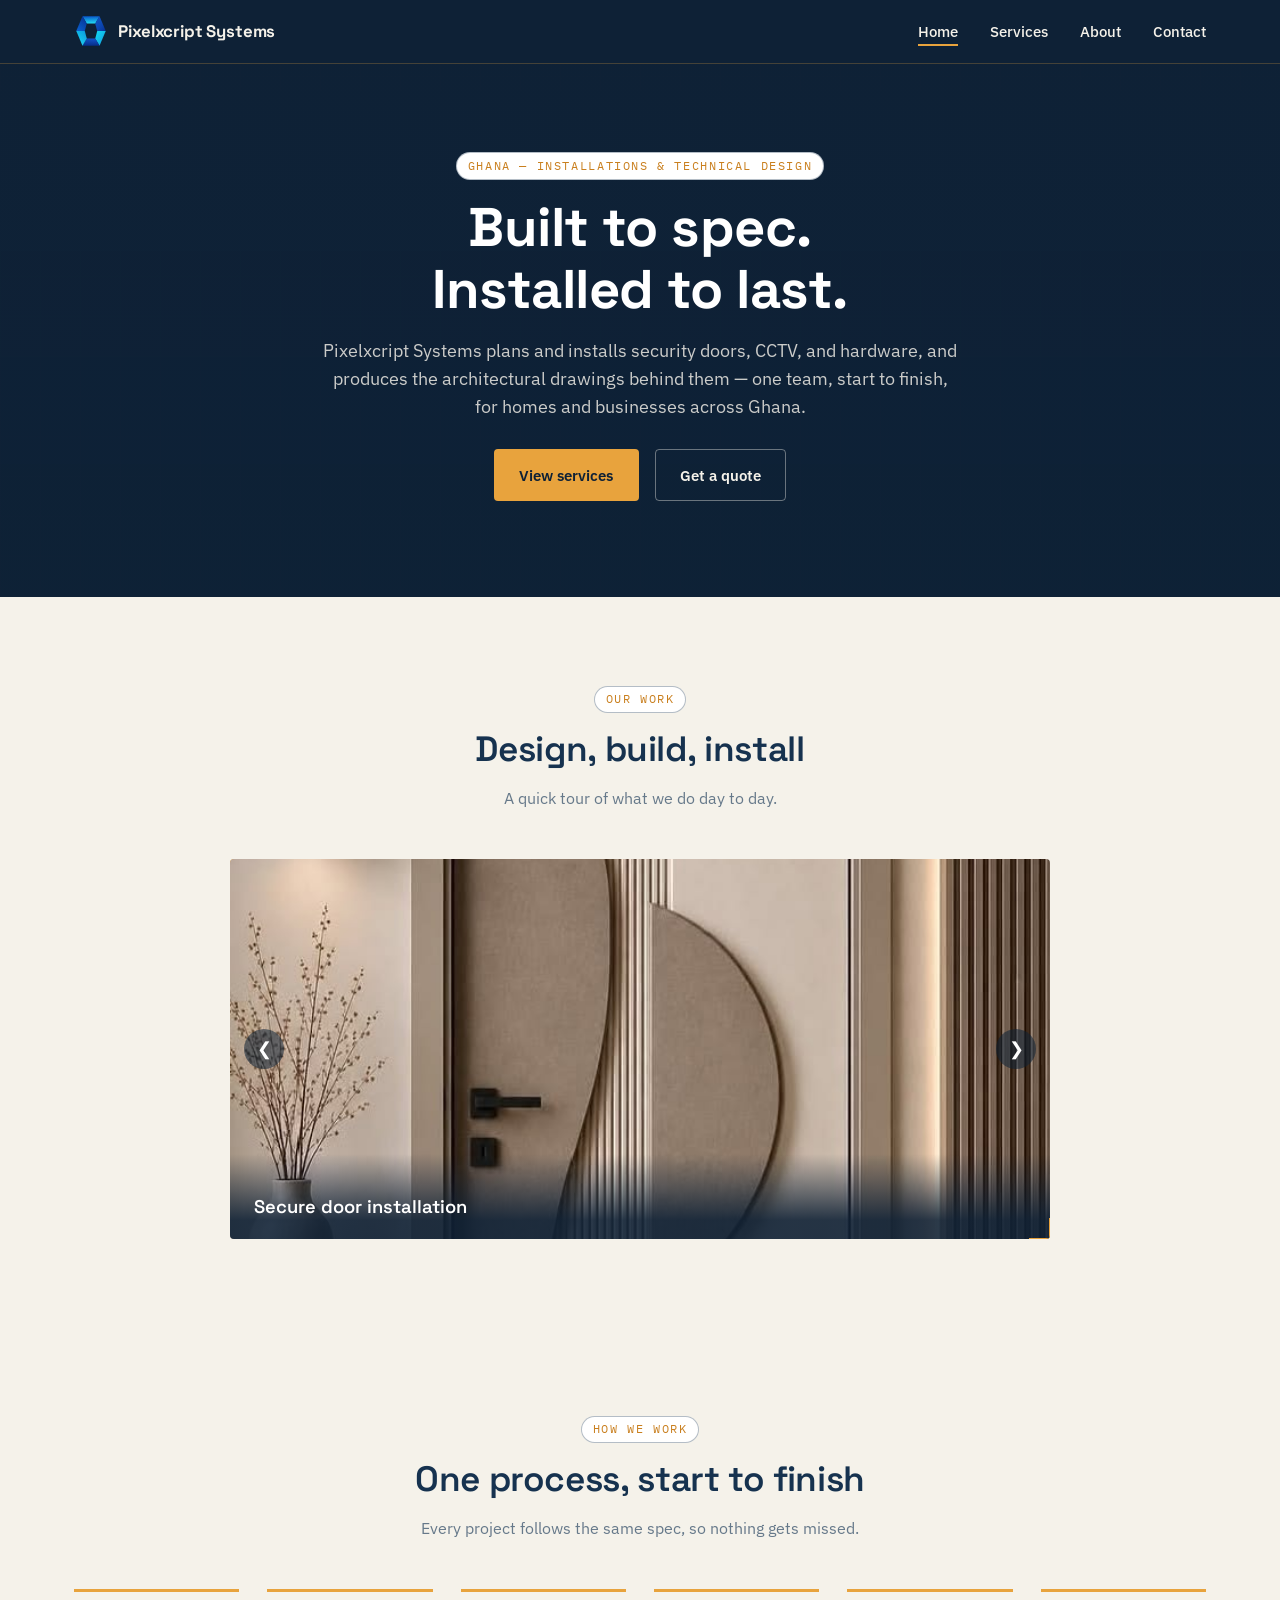
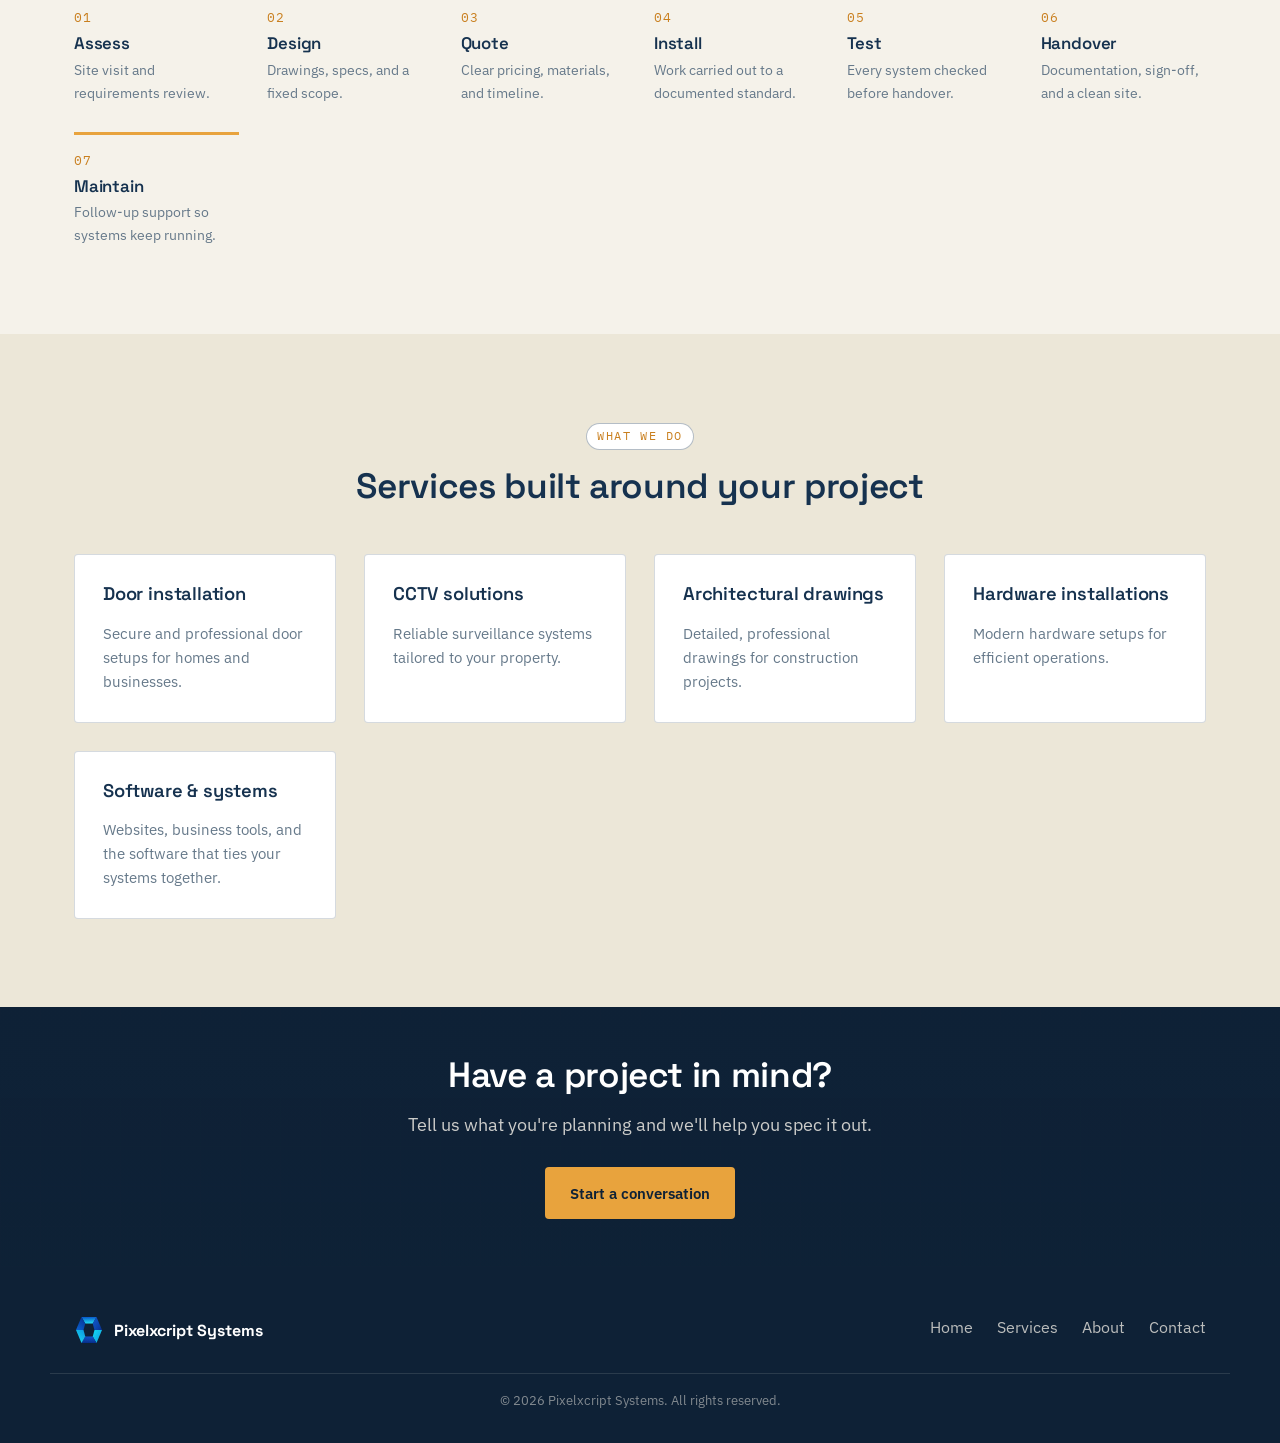
<file: index.html>
<!DOCTYPE html>
<html lang="en">
<head>
  <meta charset="UTF-8">
  <meta name="viewport" content="width=device-width, initial-scale=1.0">
  <title>Pixelxcript Systems — Installations, CCTV &amp; Architectural Drawings, Ghana</title>
  <meta name="description" content="Pixelxcript Systems delivers security door installation, CCTV solutions, architectural drawings, and hardware installations for homes and businesses across Ghana.">
  <link rel="icon" type="image/svg+xml" href="assets/pixelxcript_logo.svg">
  <link rel="preconnect" href="https://fonts.googleapis.com">
  <link href="https://fonts.googleapis.com/css2?family=Space+Grotesk:wght@500;600;700&family=IBM+Plex+Sans:wght@400;500;600&family=IBM+Plex+Mono:wght@500&display=swap" rel="stylesheet">
  <link rel="canonical" href="https://nethoth69.github.io/Pixelxcript/">

  <meta property="og:type" content="website">
  <meta property="og:site_name" content="Pixelxcript Systems">
  <meta property="og:title" content="Pixelxcript Systems — Installations, CCTV & Architectural Drawings, Ghana">
  <meta property="og:description" content="Pixelxcript Systems delivers security door installation, CCTV solutions, architectural drawings, and hardware installations for homes and businesses across Ghana.">
  <meta property="og:url" content="https://nethoth69.github.io/Pixelxcript/">
  <meta property="og:image" content="https://nethoth69.github.io/Pixelxcript/assets/door.jpg">

  <meta name="twitter:card" content="summary_large_image">
  <meta name="twitter:title" content="Pixelxcript Systems — Installations, CCTV & Architectural Drawings, Ghana">
  <meta name="twitter:description" content="Pixelxcript Systems delivers security door installation, CCTV solutions, architectural drawings, and hardware installations for homes and businesses across Ghana.">
  <meta name="twitter:image" content="https://nethoth69.github.io/Pixelxcript/assets/door.jpg">

  <link rel="stylesheet" href="assets/styles.css">

  <script type="application/ld+json">
  {
    "@context": "https://schema.org",
    "@type": "ProfessionalService",
    "name": "Pixelxcript Systems",
    "url": "https://nethoth69.github.io/Pixelxcript/",
    "logo": "https://nethoth69.github.io/Pixelxcript/assets/pixelxcript_logo.svg",
    "image": "https://nethoth69.github.io/Pixelxcript/assets/door.jpg",
    "telephone": "+233559090526",
    "email": "pixelxcriptsystems@gmail.com",
    "address": {
      "@type": "PostalAddress",
      "addressCountry": "GH"
    },
    "areaServed": "GH",
    "description": "Security door installation, CCTV solutions, architectural drawings, and hardware installations for homes and businesses across Ghana.",
    "makesOffer": [
      { "@type": "Offer", "itemOffered": { "@type": "Service", "name": "Door installation" } },
      { "@type": "Offer", "itemOffered": { "@type": "Service", "name": "CCTV installation" } },
      { "@type": "Offer", "itemOffered": { "@type": "Service", "name": "Architectural drawings" } },
      { "@type": "Offer", "itemOffered": { "@type": "Service", "name": "Hardware installation" } },
      { "@type": "Offer", "itemOffered": { "@type": "Service", "name": "Software & systems" } }
    ]
  }
  </script>
</head>
<body>
  <a href="#main" class="skip-link">Skip to main content</a>

  <!-- Header -->
  <header class="site-header">
    <nav class="nav">
      <a href="index.html" class="brand">
        <img src="assets/pixelxcript_logo.svg" alt="Pixelxcript Systems logo" width="34" height="34">
        <span>Pixelxcript Systems</span>
      </a>
      <ul class="nav-links">
        <li><a href="index.html" aria-current="page">Home</a></li>
        <li><a href="services.html">Services</a></li>
        <li><a href="about.html">About</a></li>
        <li><a href="contact.html">Contact</a></li>
      </ul>
      <button class="hamburger" aria-label="Toggle menu" aria-expanded="false" aria-controls="mobileMenu">&#9776;</button>
    </nav>
    <ul class="mobile-menu" id="mobileMenu">
      <li><a href="index.html">Home</a></li>
      <li><a href="services.html">Services</a></li>
      <li><a href="about.html">About</a></li>
      <li><a href="contact.html">Contact</a></li>
    </ul>
  </header>

  <main id="main">

  <!-- Hero -->
  <section class="hero">
    <div class="hero-inner">
      <span class="eyebrow">Ghana — Installations &amp; Technical Design</span>
      <h1>Built to spec.<br>Installed to last.</h1>
      <p class="lead">
        Pixelxcript Systems plans and installs security doors, CCTV, and
        hardware, and produces the architectural drawings behind them —
        one team, start to finish, for homes and businesses across Ghana.
      </p>
      <div class="hero-actions">
        <a href="services.html" class="btn btn-primary">View services</a>
        <a href="contact.html" class="btn btn-outline">Get a quote</a>
      </div>
    </div>
  </section>

  <!-- Work carousel -->
  <section class="section">
    <div class="container">
      <div class="section-head fade-in">
        <span class="eyebrow">Our work</span>
        <h2>Design, build, install</h2>
        <p>A quick tour of what we do day to day.</p>
      </div>

      <div class="carousel frame fade-in">
        <div class="carousel-container">
          <div class="slide active">
            <img src="assets/door.jpg" alt="Security door installation" width="800" height="600" loading="lazy" decoding="async">
            <div class="slide-caption">
              <p>Secure door installation</p>
            </div>
          </div>
          <div class="slide">
            <img src="assets/cctv.jpg" alt="CCTV camera installation" width="800" height="600" loading="lazy" decoding="async">
            <div class="slide-caption">
              <p>Reliable CCTV solutions</p>
            </div>
          </div>
          <div class="slide">
            <img src="assets/drawing.jpg" alt="Architectural drawing on a drafting table" width="800" height="600" loading="lazy" decoding="async">
            <div class="slide-caption">
              <p>Professional architectural drawings</p>
            </div>
          </div>
          <div class="slide">
            <img src="assets/hardware.jpg" alt="Hardware installation" width="800" height="600" loading="lazy" decoding="async">
            <div class="slide-caption">
              <p>Modern hardware installations</p>
            </div>
          </div>
        </div>
        <button class="prev" aria-label="Previous slide">&#10094;</button>
        <button class="next" aria-label="Next slide">&#10095;</button>
      </div>
    </div>
  </section>

  <!-- How we work -->
  <section class="section">
    <div class="container">
      <div class="section-head fade-in">
        <span class="eyebrow">How we work</span>
        <h2>One process, start to finish</h2>
        <p>Every project follows the same spec, so nothing gets missed.</p>
      </div>
      <ol class="process">
        <li class="process-step fade-in">
          <span class="process-num">01</span>
          <h3>Assess</h3>
          <p>Site visit and requirements review.</p>
        </li>
        <li class="process-step fade-in">
          <span class="process-num">02</span>
          <h3>Design</h3>
          <p>Drawings, specs, and a fixed scope.</p>
        </li>
        <li class="process-step fade-in">
          <span class="process-num">03</span>
          <h3>Quote</h3>
          <p>Clear pricing, materials, and timeline.</p>
        </li>
        <li class="process-step fade-in">
          <span class="process-num">04</span>
          <h3>Install</h3>
          <p>Work carried out to a documented standard.</p>
        </li>
        <li class="process-step fade-in">
          <span class="process-num">05</span>
          <h3>Test</h3>
          <p>Every system checked before handover.</p>
        </li>
        <li class="process-step fade-in">
          <span class="process-num">06</span>
          <h3>Handover</h3>
          <p>Documentation, sign-off, and a clean site.</p>
        </li>
        <li class="process-step fade-in">
          <span class="process-num">07</span>
          <h3>Maintain</h3>
          <p>Follow-up support so systems keep running.</p>
        </li>
      </ol>
    </div>
  </section>

  <!-- Services preview -->
  <section class="section section-alt">
    <div class="container">
      <div class="section-head fade-in">
        <span class="eyebrow">What we do</span>
        <h2>Services built around your project</h2>
      </div>
      <div class="grid">
        <a href="services/door-installation.html" class="card fade-in">
          <h3>Door installation</h3>
          <p>Secure and professional door setups for homes and businesses.</p>
        </a>
        <a href="services/cctv.html" class="card fade-in">
          <h3>CCTV solutions</h3>
          <p>Reliable surveillance systems tailored to your property.</p>
        </a>
        <a href="services/architectural-drawings.html" class="card fade-in">
          <h3>Architectural drawings</h3>
          <p>Detailed, professional drawings for construction projects.</p>
        </a>
        <a href="services/hardware.html" class="card fade-in">
          <h3>Hardware installations</h3>
          <p>Modern hardware setups for efficient operations.</p>
        </a>
        <a href="services/software-systems.html" class="card fade-in">
          <h3>Software &amp; systems</h3>
          <p>Websites, business tools, and the software that ties your systems together.</p>
        </a>
      </div>
    </div>
  </section>

  <!-- CTA banner -->
  <section class="hero" style="padding: var(--gap-lg) 0;">
    <div class="hero-inner fade-in">
      <h2 style="color: var(--white);">Have a project in mind?</h2>
      <p class="lead">Tell us what you're planning and we'll help you spec it out.</p>
      <div class="hero-actions" style="margin-bottom: 0;">
        <a href="contact.html" class="btn btn-primary">Start a conversation</a>
      </div>
    </div>
  </section>

  <!-- Footer -->
  </main>

  <footer class="site-footer">
    <div class="container footer-top">
      <div class="footer-brand">
        <img src="assets/pixelxcript_logo.svg" alt="Pixelxcript Systems logo" width="30" height="30">
        <span>Pixelxcript Systems</span>
      </div>
      <ul class="footer-nav">
        <li><a href="index.html">Home</a></li>
        <li><a href="services.html">Services</a></li>
        <li><a href="about.html">About</a></li>
        <li><a href="contact.html">Contact</a></li>
      </ul>
    </div>
    <div class="container footer-bottom">
      <p>&copy; 2026 Pixelxcript Systems. All rights reserved.</p>
    </div>
  </footer>

  <script src="assets/script.js"></script>
</body>
</html>
</file>
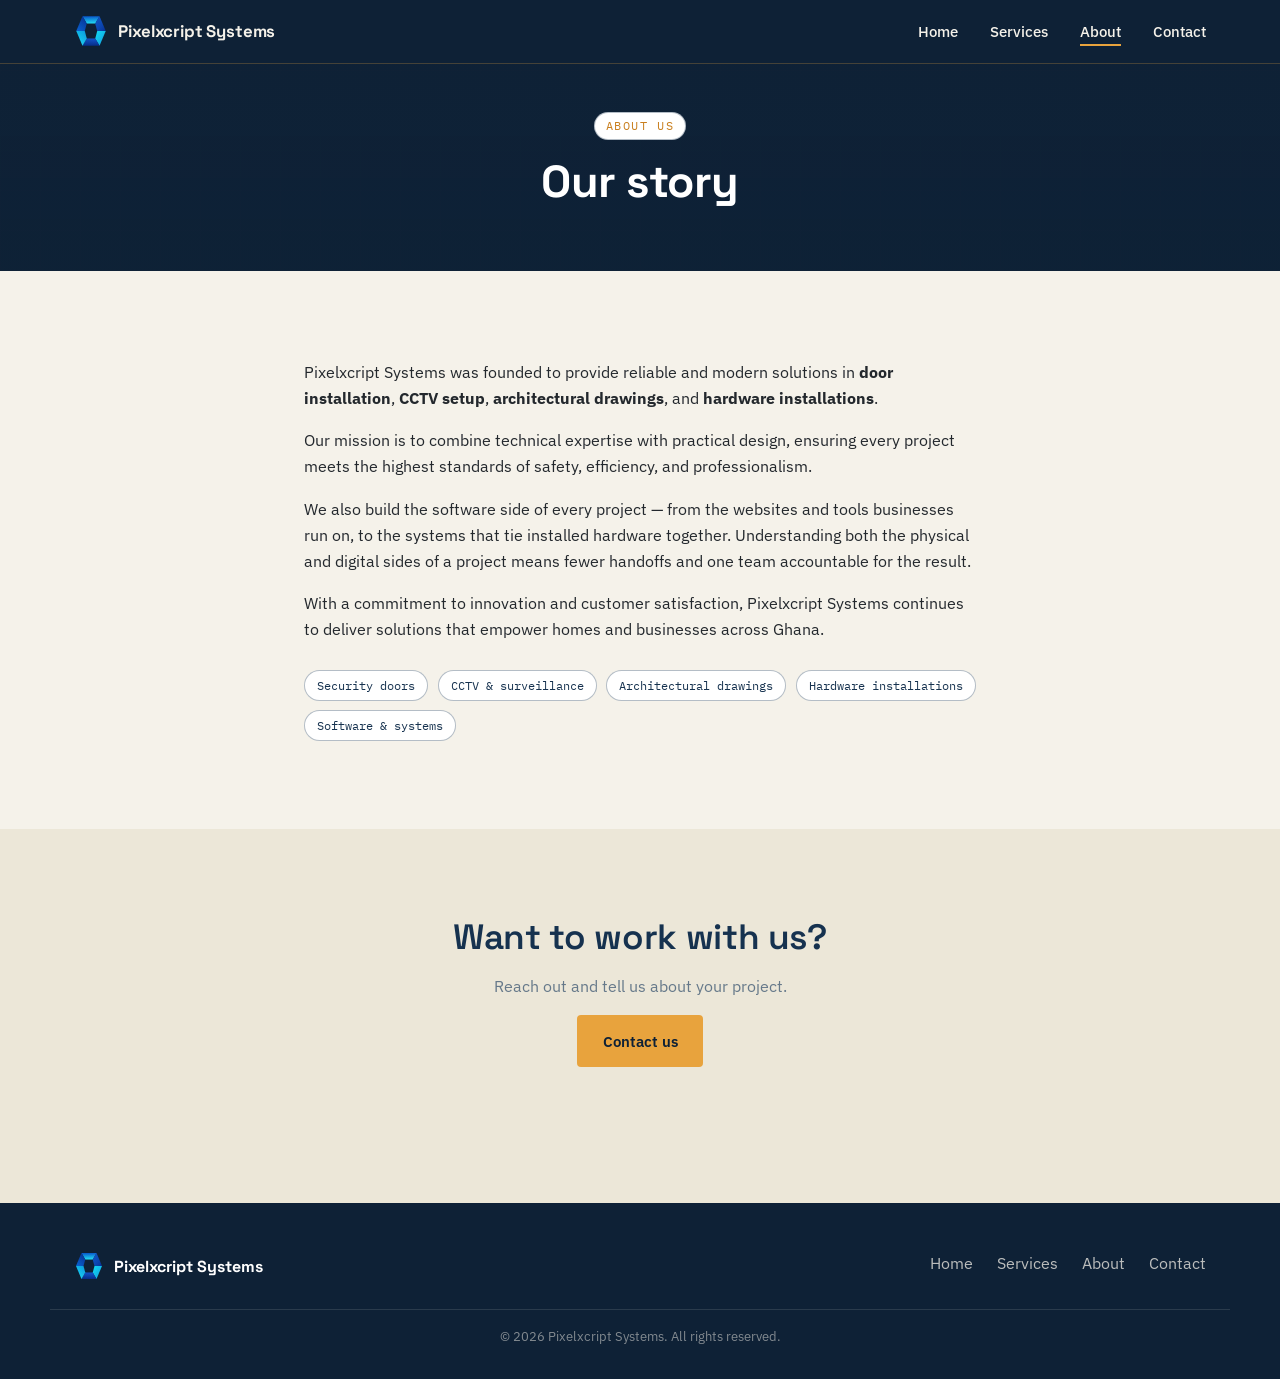
<file: about.html>
<!DOCTYPE html>
<html lang="en">
<head>
  <meta charset="UTF-8">
  <meta name="viewport" content="width=device-width, initial-scale=1.0">
  <title>About Us — Pixelxcript Systems</title>
  <meta name="description" content="Pixelxcript Systems combines technical expertise with practical design across door installation, CCTV, architectural drawings, and hardware installations.">
  <link rel="icon" type="image/svg+xml" href="assets/pixelxcript_logo.svg">
  <link rel="preconnect" href="https://fonts.googleapis.com">
  <link href="https://fonts.googleapis.com/css2?family=Space+Grotesk:wght@500;600;700&family=IBM+Plex+Sans:wght@400;500;600&family=IBM+Plex+Mono:wght@500&display=swap" rel="stylesheet">
  <link rel="canonical" href="https://nethoth69.github.io/Pixelxcript/about.html">

  <meta property="og:type" content="website">
  <meta property="og:site_name" content="Pixelxcript Systems">
  <meta property="og:title" content="About Us — Pixelxcript Systems">
  <meta property="og:description" content="Pixelxcript Systems combines technical expertise with practical design across door installation, CCTV, architectural drawings, and hardware installations.">
  <meta property="og:url" content="https://nethoth69.github.io/Pixelxcript/about.html">
  <meta property="og:image" content="https://nethoth69.github.io/Pixelxcript/assets/drawing.jpg">

  <meta name="twitter:card" content="summary_large_image">
  <meta name="twitter:title" content="About Us — Pixelxcript Systems">
  <meta name="twitter:description" content="Pixelxcript Systems combines technical expertise with practical design across door installation, CCTV, architectural drawings, and hardware installations.">
  <meta name="twitter:image" content="https://nethoth69.github.io/Pixelxcript/assets/drawing.jpg">

  <link rel="stylesheet" href="assets/styles.css">
</head>
<body>
  <a href="#main" class="skip-link">Skip to main content</a>

  <!-- Header -->
  <header class="site-header">
    <nav class="nav">
      <a href="index.html" class="brand">
        <img src="assets/pixelxcript_logo.svg" alt="Pixelxcript Systems logo" width="34" height="34">
        <span>Pixelxcript Systems</span>
      </a>
      <ul class="nav-links">
        <li><a href="index.html">Home</a></li>
        <li><a href="services.html">Services</a></li>
        <li><a href="about.html" aria-current="page">About</a></li>
        <li><a href="contact.html">Contact</a></li>
      </ul>
      <button class="hamburger" aria-label="Toggle menu" aria-expanded="false" aria-controls="mobileMenu">&#9776;</button>
    </nav>
    <ul class="mobile-menu" id="mobileMenu">
      <li><a href="index.html">Home</a></li>
      <li><a href="services.html">Services</a></li>
      <li><a href="about.html">About</a></li>
      <li><a href="contact.html">Contact</a></li>
    </ul>
  </header>

  <main id="main">

  <!-- Page header -->
  <section class="hero" style="padding: var(--gap-lg) 0 3rem;">
    <div class="hero-inner">
      <span class="eyebrow">About us</span>
      <h1 style="color: var(--white); font-size: clamp(2rem, 4vw, 2.8rem);">Our story</h1>
    </div>
  </section>

  <!-- About content -->
  <section class="section">
    <div class="container about-body fade-in">
      <p>
        Pixelxcript Systems was founded to provide reliable and modern
        solutions in <strong>door installation</strong>,
        <strong>CCTV setup</strong>, <strong>architectural drawings</strong>,
        and <strong>hardware installations</strong>.
      </p>
      <p>
        Our mission is to combine technical expertise with practical
        design, ensuring every project meets the highest standards of
        safety, efficiency, and professionalism.
      </p>
      <p>
        We also build the software side of every project — from the
        websites and tools businesses run on, to the systems that tie
        installed hardware together. Understanding both the physical
        and digital sides of a project means fewer handoffs and one
        team accountable for the result.
      </p>
      <p>
        With a commitment to innovation and customer satisfaction,
        Pixelxcript Systems continues to deliver solutions that empower
        homes and businesses across Ghana.
      </p>

      <div class="capabilities">
        <span>Security doors</span>
        <span>CCTV &amp; surveillance</span>
        <span>Architectural drawings</span>
        <span>Hardware installations</span>
        <span>Software &amp; systems</span>
      </div>
    </div>
  </section>

  <!-- CTA -->
  <section class="section section-alt">
    <div class="container section-head fade-in">
      <h2>Want to work with us?</h2>
      <p>Reach out and tell us about your project.</p>
      <a href="contact.html" class="btn btn-primary">Contact us</a>
    </div>
  </section>

  <!-- Footer -->
  </main>

  <footer class="site-footer">
    <div class="container footer-top">
      <div class="footer-brand">
        <img src="assets/pixelxcript_logo.svg" alt="Pixelxcript Systems logo" width="30" height="30">
        <span>Pixelxcript Systems</span>
      </div>
      <ul class="footer-nav">
        <li><a href="index.html">Home</a></li>
        <li><a href="services.html">Services</a></li>
        <li><a href="about.html">About</a></li>
        <li><a href="contact.html">Contact</a></li>
      </ul>
    </div>
    <div class="container footer-bottom">
      <p>&copy; 2026 Pixelxcript Systems. All rights reserved.</p>
    </div>
  </footer>

  <script src="assets/script.js"></script>
</body>
</html>
</file>
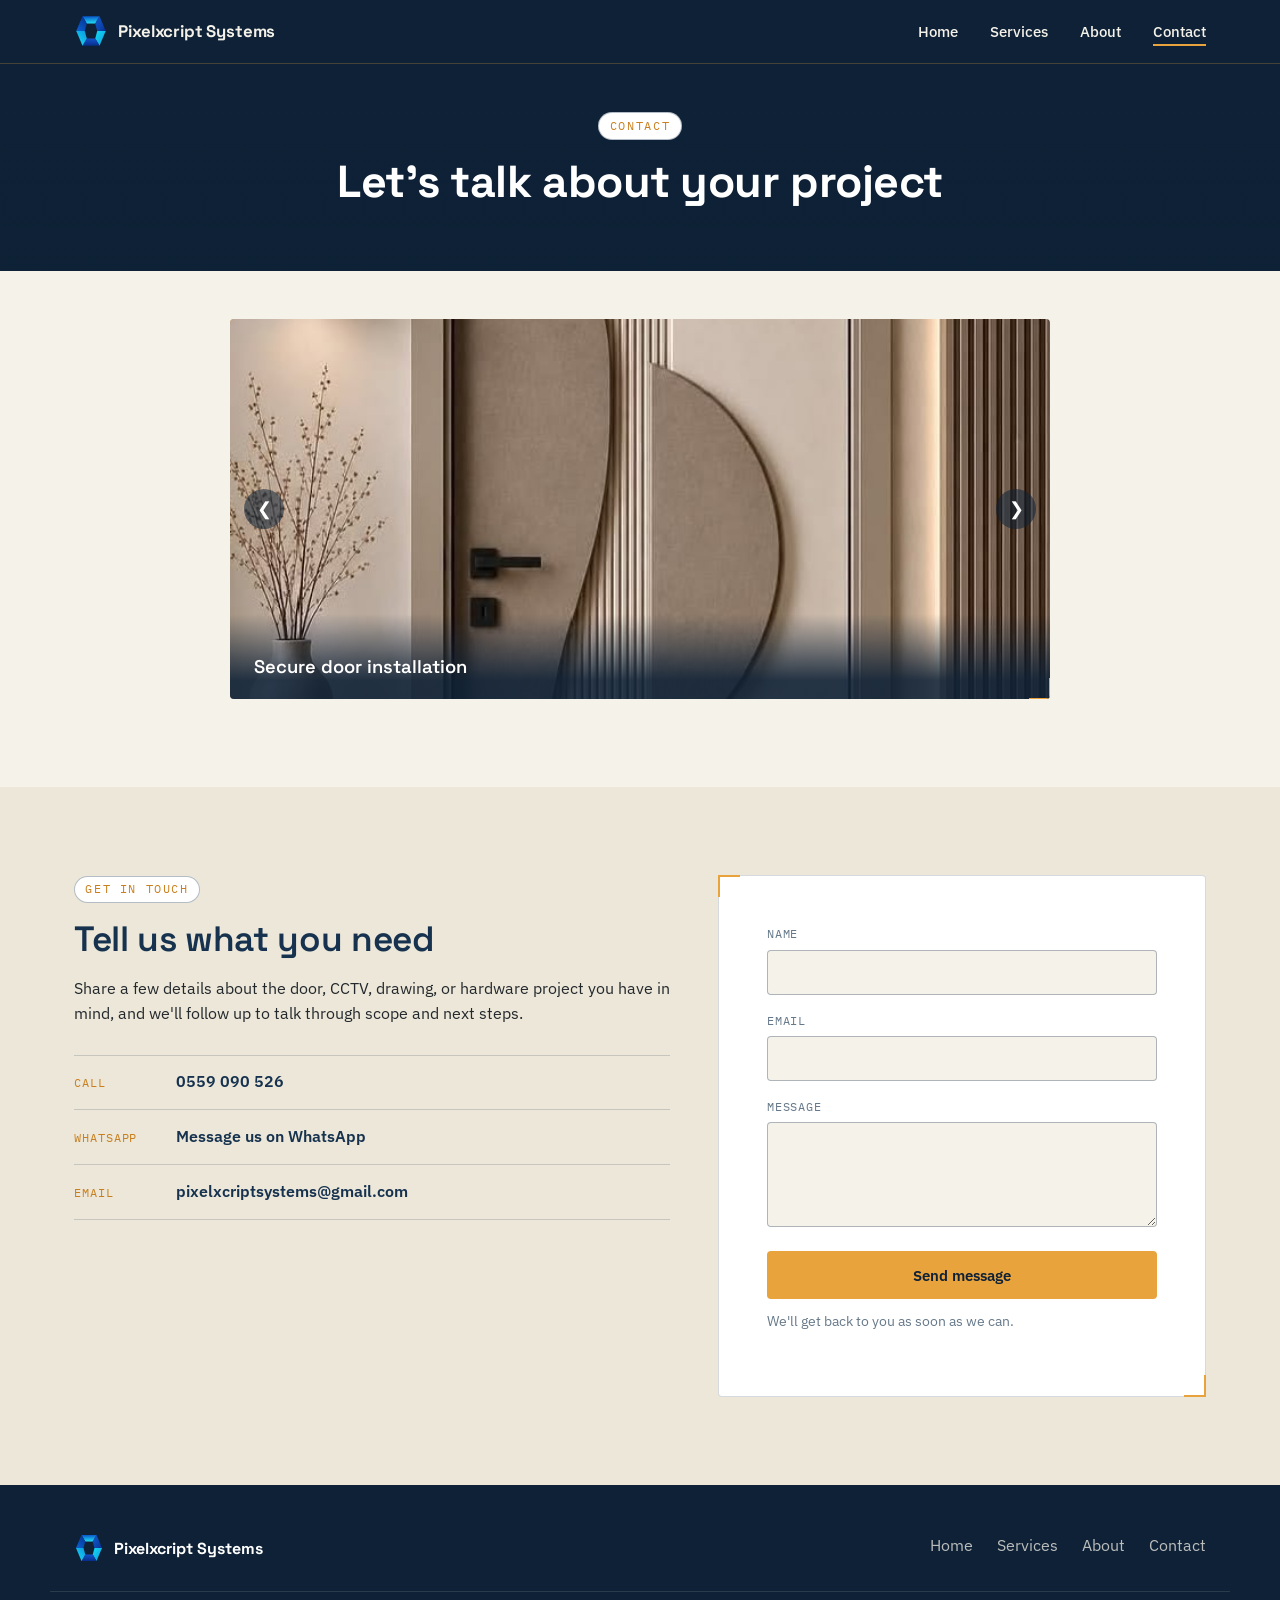
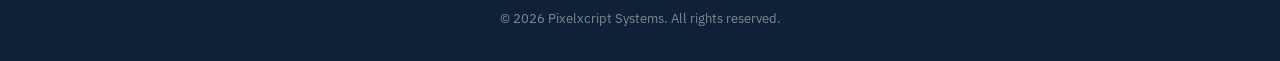
<file: contact.html>
<!DOCTYPE html>
<html lang="en">
<head>
  <meta charset="UTF-8">
  <meta name="viewport" content="width=device-width, initial-scale=1.0">
  <title>Contact — Pixelxcript Systems</title>
  <meta name="description" content="Get in touch with Pixelxcript Systems about door installation, CCTV, architectural drawings, or hardware installation projects in Ghana.">
  <link rel="icon" type="image/svg+xml" href="assets/pixelxcript_logo.svg">
  <link rel="preconnect" href="https://fonts.googleapis.com">
  <link href="https://fonts.googleapis.com/css2?family=Space+Grotesk:wght@500;600;700&family=IBM+Plex+Sans:wght@400;500;600&family=IBM+Plex+Mono:wght@500&display=swap" rel="stylesheet">
  <link rel="canonical" href="https://nethoth69.github.io/Pixelxcript/contact.html">

  <meta property="og:type" content="website">
  <meta property="og:site_name" content="Pixelxcript Systems">
  <meta property="og:title" content="Contact — Pixelxcript Systems">
  <meta property="og:description" content="Get in touch with Pixelxcript Systems about door installation, CCTV, architectural drawings, or hardware installation projects in Ghana.">
  <meta property="og:url" content="https://nethoth69.github.io/Pixelxcript/contact.html">
  <meta property="og:image" content="https://nethoth69.github.io/Pixelxcript/assets/hardware.jpg">

  <meta name="twitter:card" content="summary_large_image">
  <meta name="twitter:title" content="Contact — Pixelxcript Systems">
  <meta name="twitter:description" content="Get in touch with Pixelxcript Systems about door installation, CCTV, architectural drawings, or hardware installation projects in Ghana.">
  <meta name="twitter:image" content="https://nethoth69.github.io/Pixelxcript/assets/hardware.jpg">

  <link rel="stylesheet" href="assets/styles.css">
</head>
<body>
  <a href="#main" class="skip-link">Skip to main content</a>

  <!-- Header -->
  <header class="site-header">
    <nav class="nav">
      <a href="index.html" class="brand">
        <img src="assets/pixelxcript_logo.svg" alt="Pixelxcript Systems logo" width="34" height="34">
        <span>Pixelxcript Systems</span>
      </a>
      <ul class="nav-links">
        <li><a href="index.html">Home</a></li>
        <li><a href="services.html">Services</a></li>
        <li><a href="about.html">About</a></li>
        <li><a href="contact.html" aria-current="page">Contact</a></li>
      </ul>
      <button class="hamburger" aria-label="Toggle menu" aria-expanded="false" aria-controls="mobileMenu">&#9776;</button>
    </nav>
    <ul class="mobile-menu" id="mobileMenu">
      <li><a href="index.html">Home</a></li>
      <li><a href="services.html">Services</a></li>
      <li><a href="about.html">About</a></li>
      <li><a href="contact.html">Contact</a></li>
    </ul>
  </header>

  <main id="main">

  <!-- Page header -->
  <section class="hero" style="padding: var(--gap-lg) 0 3rem;">
    <div class="hero-inner">
      <span class="eyebrow">Contact</span>
      <h1 style="color: var(--white); font-size: clamp(2rem, 4vw, 2.8rem);">Let's talk about your project</h1>
    </div>
  </section>

  <!-- Carousel -->
  <section class="section" style="padding-top: var(--gap-lg);">
    <div class="container">
      <div class="carousel frame fade-in">
        <div class="carousel-container">
          <div class="slide active">
            <img src="assets/door.jpg" alt="Door installation" width="800" height="600" loading="lazy" decoding="async">
            <div class="slide-caption">
              <p>Secure door installation</p>
            </div>
          </div>
          <div class="slide">
            <img src="assets/cctv.jpg" alt="CCTV installation" width="800" height="600" loading="lazy" decoding="async">
            <div class="slide-caption">
              <p>Reliable CCTV solutions</p>
            </div>
          </div>
          <div class="slide">
            <img src="assets/drawing.jpg" alt="Architectural drawing" width="800" height="600" loading="lazy" decoding="async">
            <div class="slide-caption">
              <p>Professional architectural drawings</p>
            </div>
          </div>
          <div class="slide">
            <img src="assets/hardware.jpg" alt="Hardware installation" width="800" height="600" loading="lazy" decoding="async">
            <div class="slide-caption">
              <p>Modern hardware installations</p>
            </div>
          </div>
        </div>
        <button class="prev" aria-label="Previous slide">&#10094;</button>
        <button class="next" aria-label="Next slide">&#10095;</button>
      </div>
    </div>
  </section>

  <!-- Contact form -->
  <section class="section section-alt">
    <div class="container">
      <div class="contact-layout">
        <div class="fade-in">
          <span class="eyebrow">Get in touch</span>
          <h2>Tell us what you need</h2>
          <p>
            Share a few details about the door, CCTV, drawing, or hardware
            project you have in mind, and we'll follow up to talk through
            scope and next steps.
          </p>

          <ul class="contact-direct">
            <li>
              <span class="contact-direct-label">Call</span>
              <a href="tel:+233559090526">0559 090 526</a>
            </li>
            <li>
              <span class="contact-direct-label">WhatsApp</span>
              <a href="https://wa.me/233559090526" target="_blank" rel="noopener">Message us on WhatsApp</a>
            </li>
            <li>
              <span class="contact-direct-label">Email</span>
              <a href="mailto:pixelxcriptsystems@gmail.com">pixelxcriptsystems@gmail.com</a>
            </li>
          </ul>
        </div>

        <div class="form-card frame fade-in">
          <form id="contactForm" action="https://formspree.io/f/xrpgggkz" method="POST">
            <div class="field">
              <label for="name">Name</label>
              <input type="text" id="name" name="name" required aria-required="true">
            </div>
            <div class="field">
              <label for="email">Email</label>
              <input type="email" id="email" name="email" required aria-required="true">
            </div>
            <div class="field">
              <label for="message">Message</label>
              <textarea id="message" name="message" rows="4"></textarea>
            </div>
            <input type="hidden" name="_subject" value="New message from Pixelxcript website">
            <button type="submit" class="btn btn-primary" style="width:100%; justify-content:center;">Send message</button>
            <p class="form-note" id="formStatus" role="status" aria-live="polite">We'll get back to you as soon as we can.</p>
          </form>
        </div>
      </div>
    </div>
  </section>

  <!-- Footer -->
  </main>

  <footer class="site-footer">
    <div class="container footer-top">
      <div class="footer-brand">
        <img src="assets/pixelxcript_logo.svg" alt="Pixelxcript Systems logo" width="30" height="30">
        <span>Pixelxcript Systems</span>
      </div>
      <ul class="footer-nav">
        <li><a href="index.html">Home</a></li>
        <li><a href="services.html">Services</a></li>
        <li><a href="about.html">About</a></li>
        <li><a href="contact.html">Contact</a></li>
      </ul>
    </div>
    <div class="container footer-bottom">
      <p>&copy; 2026 Pixelxcript Systems. All rights reserved.</p>
    </div>
  </footer>

  <script src="assets/script.js"></script>
</body>
</html>
</file>
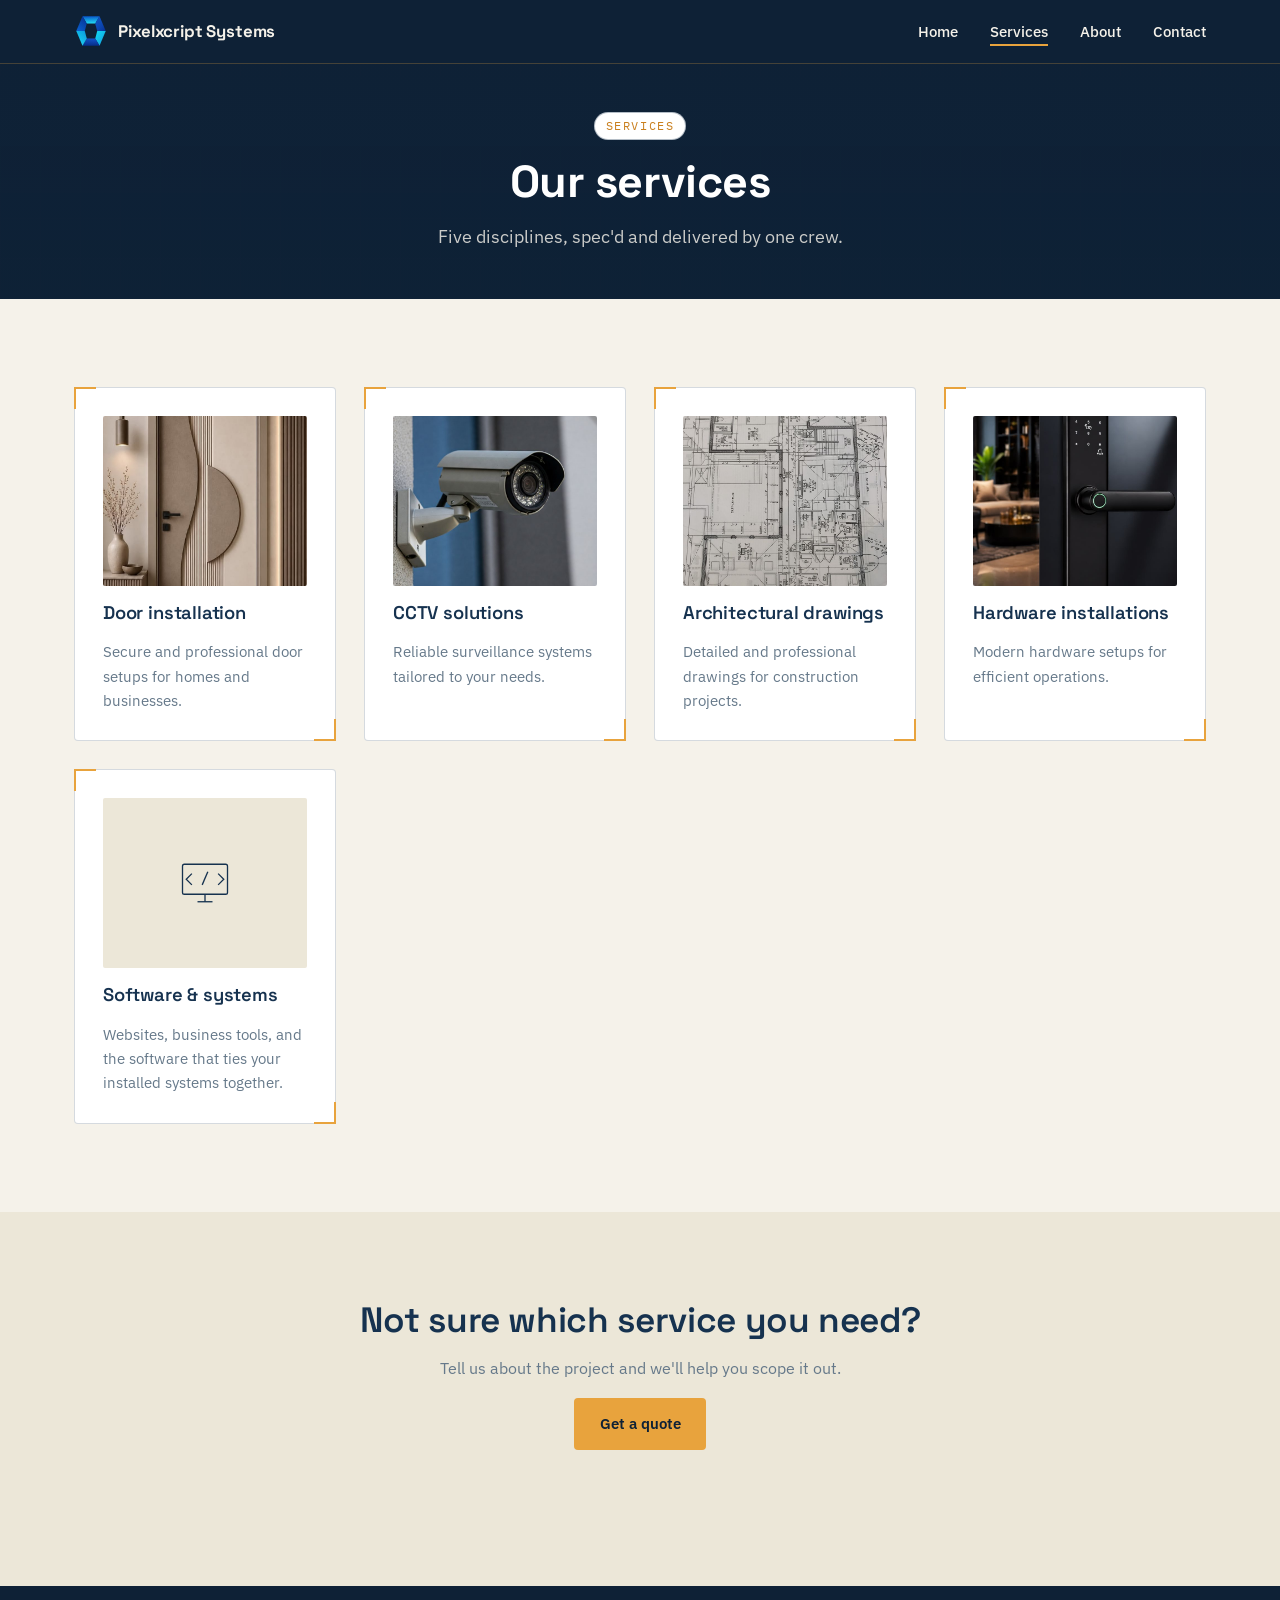
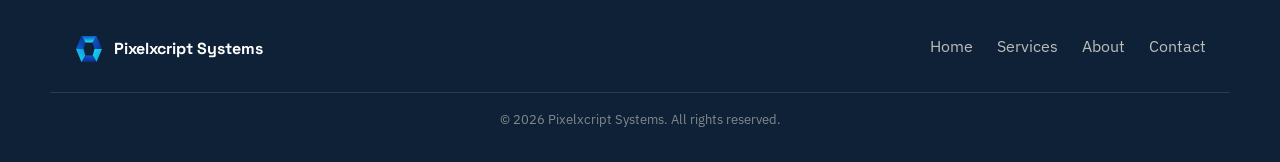
<file: services.html>
<!DOCTYPE html>
<html lang="en">
<head>
  <meta charset="UTF-8">
  <meta name="viewport" content="width=device-width, initial-scale=1.0">
  <title>Services — Pixelxcript Systems</title>
  <meta name="description" content="Door installation, CCTV solutions, architectural drawings, and hardware installations from Pixelxcript Systems.">
  <link rel="icon" type="image/svg+xml" href="assets/pixelxcript_logo.svg">
  <link rel="preconnect" href="https://fonts.googleapis.com">
  <link href="https://fonts.googleapis.com/css2?family=Space+Grotesk:wght@500;600;700&family=IBM+Plex+Sans:wght@400;500;600&family=IBM+Plex+Mono:wght@500&display=swap" rel="stylesheet">
  <link rel="canonical" href="https://nethoth69.github.io/Pixelxcript/services.html">

  <meta property="og:type" content="website">
  <meta property="og:site_name" content="Pixelxcript Systems">
  <meta property="og:title" content="Services — Pixelxcript Systems">
  <meta property="og:description" content="Door installation, CCTV solutions, architectural drawings, and hardware installations from Pixelxcript Systems.">
  <meta property="og:url" content="https://nethoth69.github.io/Pixelxcript/services.html">
  <meta property="og:image" content="https://nethoth69.github.io/Pixelxcript/assets/cctv.jpg">

  <meta name="twitter:card" content="summary_large_image">
  <meta name="twitter:title" content="Services — Pixelxcript Systems">
  <meta name="twitter:description" content="Door installation, CCTV solutions, architectural drawings, and hardware installations from Pixelxcript Systems.">
  <meta name="twitter:image" content="https://nethoth69.github.io/Pixelxcript/assets/cctv.jpg">

  <link rel="stylesheet" href="assets/styles.css">
</head>
<body>
  <a href="#main" class="skip-link">Skip to main content</a>

  <!-- Header -->
  <header class="site-header">
    <nav class="nav">
      <a href="index.html" class="brand">
        <img src="assets/pixelxcript_logo.svg" alt="Pixelxcript Systems logo" width="34" height="34">
        <span>Pixelxcript Systems</span>
      </a>
      <ul class="nav-links">
        <li><a href="index.html">Home</a></li>
        <li><a href="services.html" aria-current="page">Services</a></li>
        <li><a href="about.html">About</a></li>
        <li><a href="contact.html">Contact</a></li>
      </ul>
      <button class="hamburger" aria-label="Toggle menu" aria-expanded="false" aria-controls="mobileMenu">&#9776;</button>
    </nav>
    <ul class="mobile-menu" id="mobileMenu">
      <li><a href="index.html">Home</a></li>
      <li><a href="services.html">Services</a></li>
      <li><a href="about.html">About</a></li>
      <li><a href="contact.html">Contact</a></li>
    </ul>
  </header>

  <main id="main">

  <!-- Page header -->
  <section class="hero" style="padding: var(--gap-lg) 0 3rem;">
    <div class="hero-inner">
      <span class="eyebrow">Services</span>
      <h1 style="color: var(--white); font-size: clamp(2rem, 4vw, 2.8rem);">Our services</h1>
      <p class="lead" style="margin-bottom:0;">Five disciplines, spec'd and delivered by one crew.</p>
    </div>
  </section>

  <!-- Services grid -->
  <section class="section">
    <div class="container">
      <div class="grid">
        <a href="services/door-installation.html" class="card frame fade-in">
          <img src="assets/door.jpg" alt="Door installation" width="800" height="600" loading="lazy" decoding="async">
          <h3>Door installation</h3>
          <p>Secure and professional door setups for homes and businesses.</p>
        </a>
        <a href="services/cctv.html" class="card frame fade-in">
          <img src="assets/cctv.jpg" alt="CCTV installation" width="800" height="600" loading="lazy" decoding="async">
          <h3>CCTV solutions</h3>
          <p>Reliable surveillance systems tailored to your needs.</p>
        </a>
        <a href="services/architectural-drawings.html" class="card frame fade-in">
          <img src="assets/drawing.jpg" alt="Architectural drawing" width="800" height="600" loading="lazy" decoding="async">
          <h3>Architectural drawings</h3>
          <p>Detailed and professional drawings for construction projects.</p>
        </a>
        <a href="services/hardware.html" class="card frame fade-in">
          <img src="assets/hardware.jpg" alt="Hardware installation" width="800" height="600" loading="lazy" decoding="async">
          <h3>Hardware installations</h3>
          <p>Modern hardware setups for efficient operations.</p>
        </a>
        <a href="services/software-systems.html" class="card frame fade-in">
          <div class="card-icon" aria-hidden="true">
            <svg viewBox="0 0 64 64" xmlns="http://www.w3.org/2000/svg">
              <rect x="8" y="12" width="48" height="32" rx="2"/>
              <line x1="24" y1="52" x2="40" y2="52"/>
              <line x1="32" y1="44" x2="32" y2="52"/>
              <polyline points="18,22 12,28 18,34"/>
              <polyline points="46,22 52,28 46,34"/>
              <line x1="29" y1="34" x2="35" y2="20"/>
            </svg>
          </div>
          <h3>Software &amp; systems</h3>
          <p>Websites, business tools, and the software that ties your installed systems together.</p>
        </a>
      </div>
    </div>
  </section>

  <!-- CTA -->
  <section class="section section-alt">
    <div class="container section-head fade-in">
      <h2>Not sure which service you need?</h2>
      <p>Tell us about the project and we'll help you scope it out.</p>
      <a href="contact.html" class="btn btn-primary">Get a quote</a>
    </div>
  </section>

  <!-- Footer -->
  </main>

  <footer class="site-footer">
    <div class="container footer-top">
      <div class="footer-brand">
        <img src="assets/pixelxcript_logo.svg" alt="Pixelxcript Systems logo" width="30" height="30">
        <span>Pixelxcript Systems</span>
      </div>
      <ul class="footer-nav">
        <li><a href="index.html">Home</a></li>
        <li><a href="services.html">Services</a></li>
        <li><a href="about.html">About</a></li>
        <li><a href="contact.html">Contact</a></li>
      </ul>
    </div>
    <div class="container footer-bottom">
      <p>&copy; 2026 Pixelxcript Systems. All rights reserved.</p>
    </div>
  </footer>

  <script src="assets/script.js"></script>
</body>
</html>
</file>
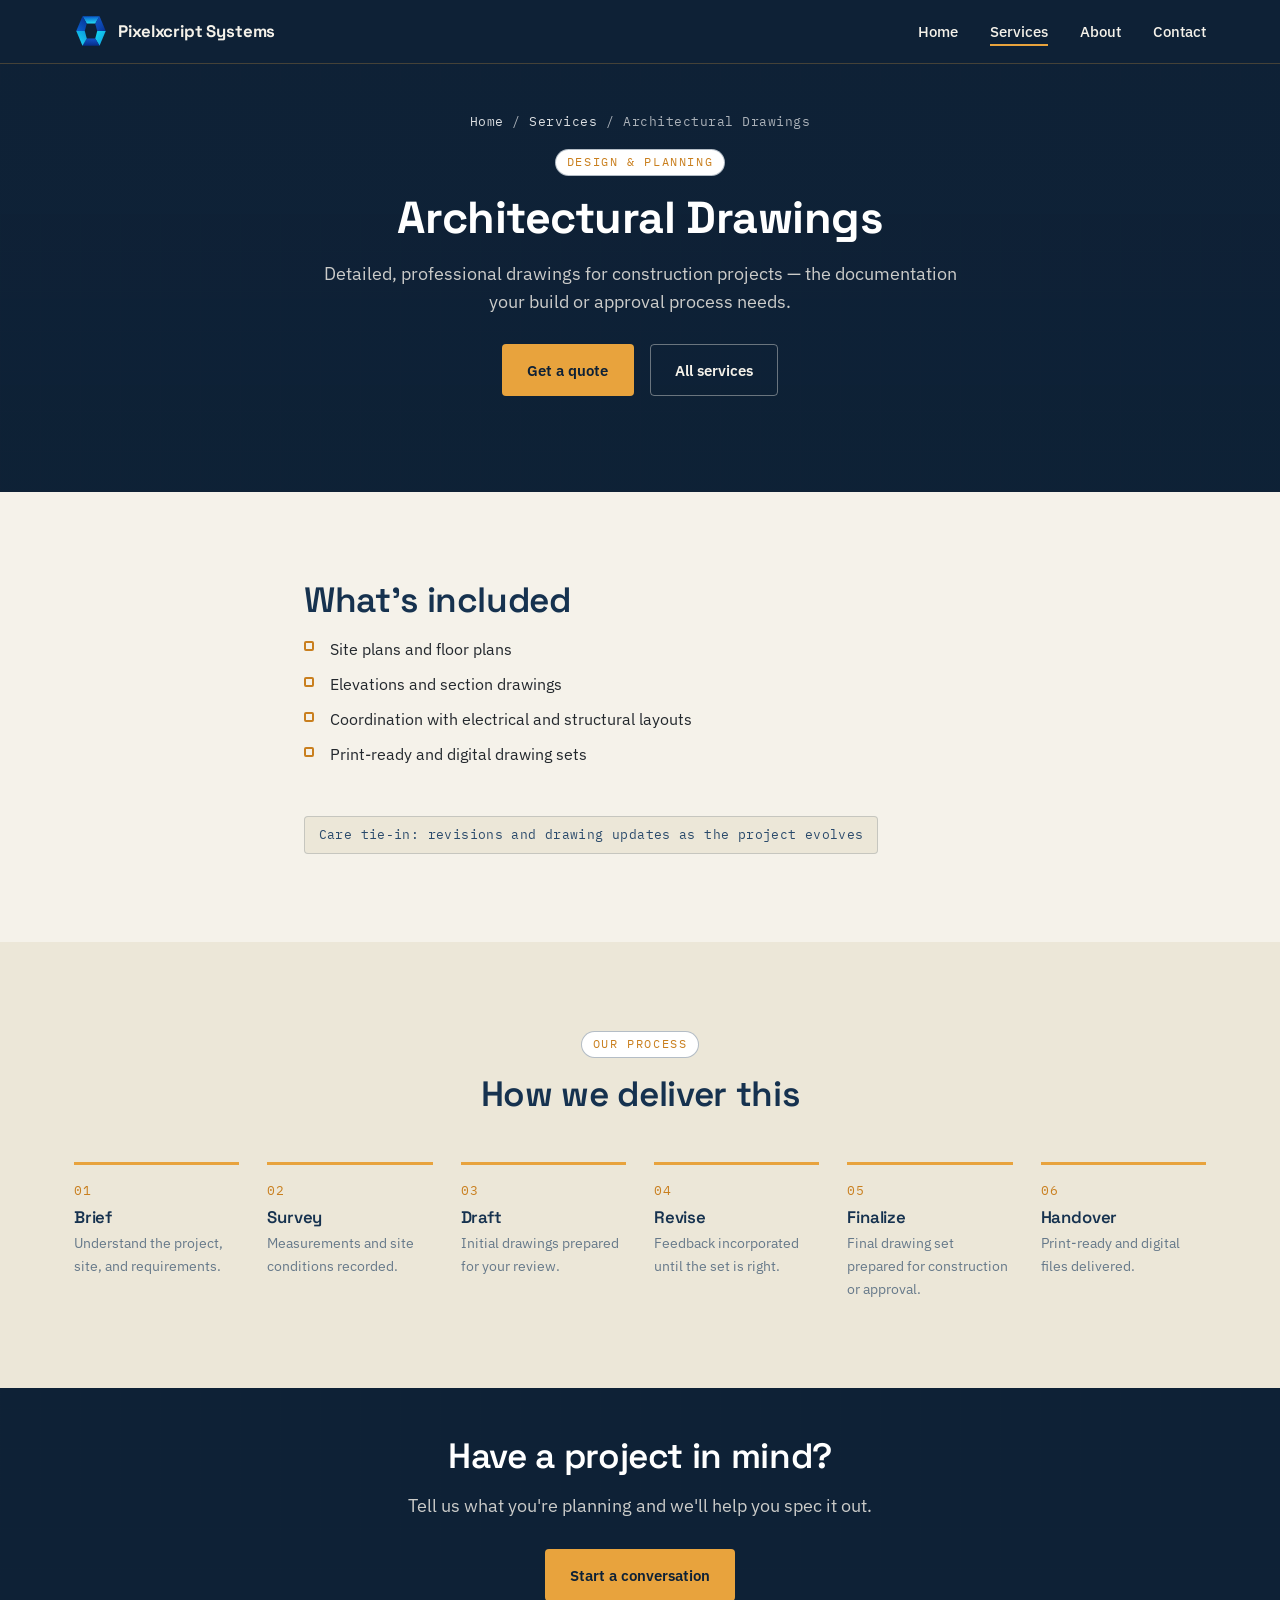
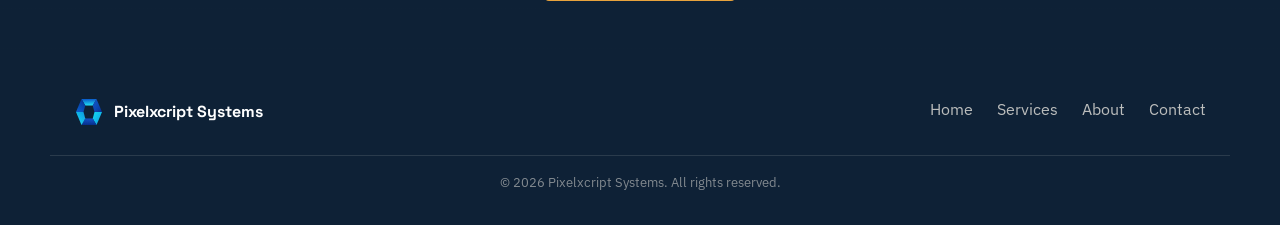
<file: services/architectural-drawings.html>
<!DOCTYPE html>
<html lang="en">
<head>
  <meta charset="UTF-8">
  <meta name="viewport" content="width=device-width, initial-scale=1.0">
  <title>Architectural Drawings — Pixelxcript Systems</title>
  <meta name="description" content="Architectural and technical drawings for construction projects in Ghana — site plans, floor plans, and elevations.">
  <link rel="icon" type="image/svg+xml" href="../assets/pixelxcript_logo.svg">
  <link rel="preconnect" href="https://fonts.googleapis.com">
  <link href="https://fonts.googleapis.com/css2?family=Space+Grotesk:wght@500;600;700&family=IBM+Plex+Sans:wght@400;500;600&family=IBM+Plex+Mono:wght@500&display=swap" rel="stylesheet">
  <link rel="canonical" href="https://nethoth69.github.io/Pixelxcript/services/architectural-drawings.html">

  <meta property="og:type" content="website">
  <meta property="og:site_name" content="Pixelxcript Systems">
  <meta property="og:title" content="Architectural Drawings — Pixelxcript Systems">
  <meta property="og:description" content="Architectural and technical drawings for construction projects in Ghana — site plans, floor plans, and elevations.">
  <meta property="og:url" content="https://nethoth69.github.io/Pixelxcript/services/architectural-drawings.html">
  <meta property="og:image" content="https://nethoth69.github.io/Pixelxcript/assets/drawing.jpg">

  <meta name="twitter:card" content="summary_large_image">
  <meta name="twitter:title" content="Architectural Drawings — Pixelxcript Systems">
  <meta name="twitter:description" content="Architectural and technical drawings for construction projects in Ghana — site plans, floor plans, and elevations.">
  <meta name="twitter:image" content="https://nethoth69.github.io/Pixelxcript/assets/drawing.jpg">

  <link rel="stylesheet" href="../assets/styles.css">
</head>
<body>
  <a href="#main" class="skip-link">Skip to main content</a>

  <!-- Header -->
  <header class="site-header">
    <nav class="nav">
      <a href="../index.html" class="brand">
        <img src="../assets/pixelxcript_logo.svg" alt="Pixelxcript Systems logo" width="34" height="34">
        <span>Pixelxcript Systems</span>
      </a>
      <ul class="nav-links">
        <li><a href="../index.html">Home</a></li>
        <li><a href="../services.html" aria-current="page">Services</a></li>
        <li><a href="../about.html">About</a></li>
        <li><a href="../contact.html">Contact</a></li>
      </ul>
      <button class="hamburger" aria-label="Toggle menu" aria-expanded="false" aria-controls="mobileMenu">&#9776;</button>
    </nav>
    <ul class="mobile-menu" id="mobileMenu">
      <li><a href="../index.html">Home</a></li>
      <li><a href="../services.html">Services</a></li>
      <li><a href="../about.html">About</a></li>
      <li><a href="../contact.html">Contact</a></li>
    </ul>
  </header>

  <main id="main">

  <!-- Page header -->
  <section class="hero" style="padding: var(--gap-lg) 0 3rem;">
    <div class="hero-inner">
      <p class="breadcrumb"><a href="../index.html">Home</a> / <a href="../services.html">Services</a> / Architectural Drawings</p>
      <span class="eyebrow">Design & Planning</span>
      <h1 style="color: var(--white); font-size: clamp(2rem, 4vw, 2.8rem);">Architectural Drawings</h1>
      <p class="lead">Detailed, professional drawings for construction projects — the documentation your build or approval process needs.</p>
      <div class="hero-actions">
        <a href="../contact.html" class="btn btn-primary">Get a quote</a>
        <a href="../services.html" class="btn btn-outline">All services</a>
      </div>
    </div>
  </section>

  <!-- What's included -->
  <section class="section">
    <div class="container about-body fade-in" style="max-width: 720px;">
      <h2>What's included</h2>
      <ul class="check-list">
        <li>Site plans and floor plans</li>
        <li>Elevations and section drawings</li>
        <li>Coordination with electrical and structural layouts</li>
        <li>Print-ready and digital drawing sets</li>
      </ul>
      <div class="care-tag">Care tie-in: revisions and drawing updates as the project evolves</div>
    </div>
  </section>

  <!-- Process -->
  <section class="section section-alt">
    <div class="container">
      <div class="section-head fade-in">
        <span class="eyebrow">Our process</span>
        <h2>How we deliver this</h2>
      </div>
      <ol class="process">
        <li class="process-step fade-in">
          <span class="process-num">01</span>
          <h3>Brief</h3>
          <p>Understand the project, site, and requirements.</p>
        </li>
        <li class="process-step fade-in">
          <span class="process-num">02</span>
          <h3>Survey</h3>
          <p>Measurements and site conditions recorded.</p>
        </li>
        <li class="process-step fade-in">
          <span class="process-num">03</span>
          <h3>Draft</h3>
          <p>Initial drawings prepared for your review.</p>
        </li>
        <li class="process-step fade-in">
          <span class="process-num">04</span>
          <h3>Revise</h3>
          <p>Feedback incorporated until the set is right.</p>
        </li>
        <li class="process-step fade-in">
          <span class="process-num">05</span>
          <h3>Finalize</h3>
          <p>Final drawing set prepared for construction or approval.</p>
        </li>
        <li class="process-step fade-in">
          <span class="process-num">06</span>
          <h3>Handover</h3>
          <p>Print-ready and digital files delivered.</p>
        </li>
      </ol>
    </div>
  </section>

  <!-- CTA -->
  <section class="hero" style="padding: var(--gap-lg) 0;">
    <div class="hero-inner fade-in">
      <h2 style="color: var(--white);">Have a project in mind?</h2>
      <p class="lead">Tell us what you're planning and we'll help you spec it out.</p>
      <div class="hero-actions" style="margin-bottom: 0;">
        <a href="../contact.html" class="btn btn-primary">Start a conversation</a>
      </div>
    </div>
  </section>

  </main>

  <footer class="site-footer">
    <div class="container footer-top">
      <div class="footer-brand">
        <img src="../assets/pixelxcript_logo.svg" alt="Pixelxcript Systems logo" width="30" height="30">
        <span>Pixelxcript Systems</span>
      </div>
      <ul class="footer-nav">
        <li><a href="../index.html">Home</a></li>
        <li><a href="../services.html">Services</a></li>
        <li><a href="../about.html">About</a></li>
        <li><a href="../contact.html">Contact</a></li>
      </ul>
    </div>
    <div class="container footer-bottom">
      <p>&copy; 2026 Pixelxcript Systems. All rights reserved.</p>
    </div>
  </footer>

  <script src="../assets/script.js"></script>
</body>
</html>
</file>
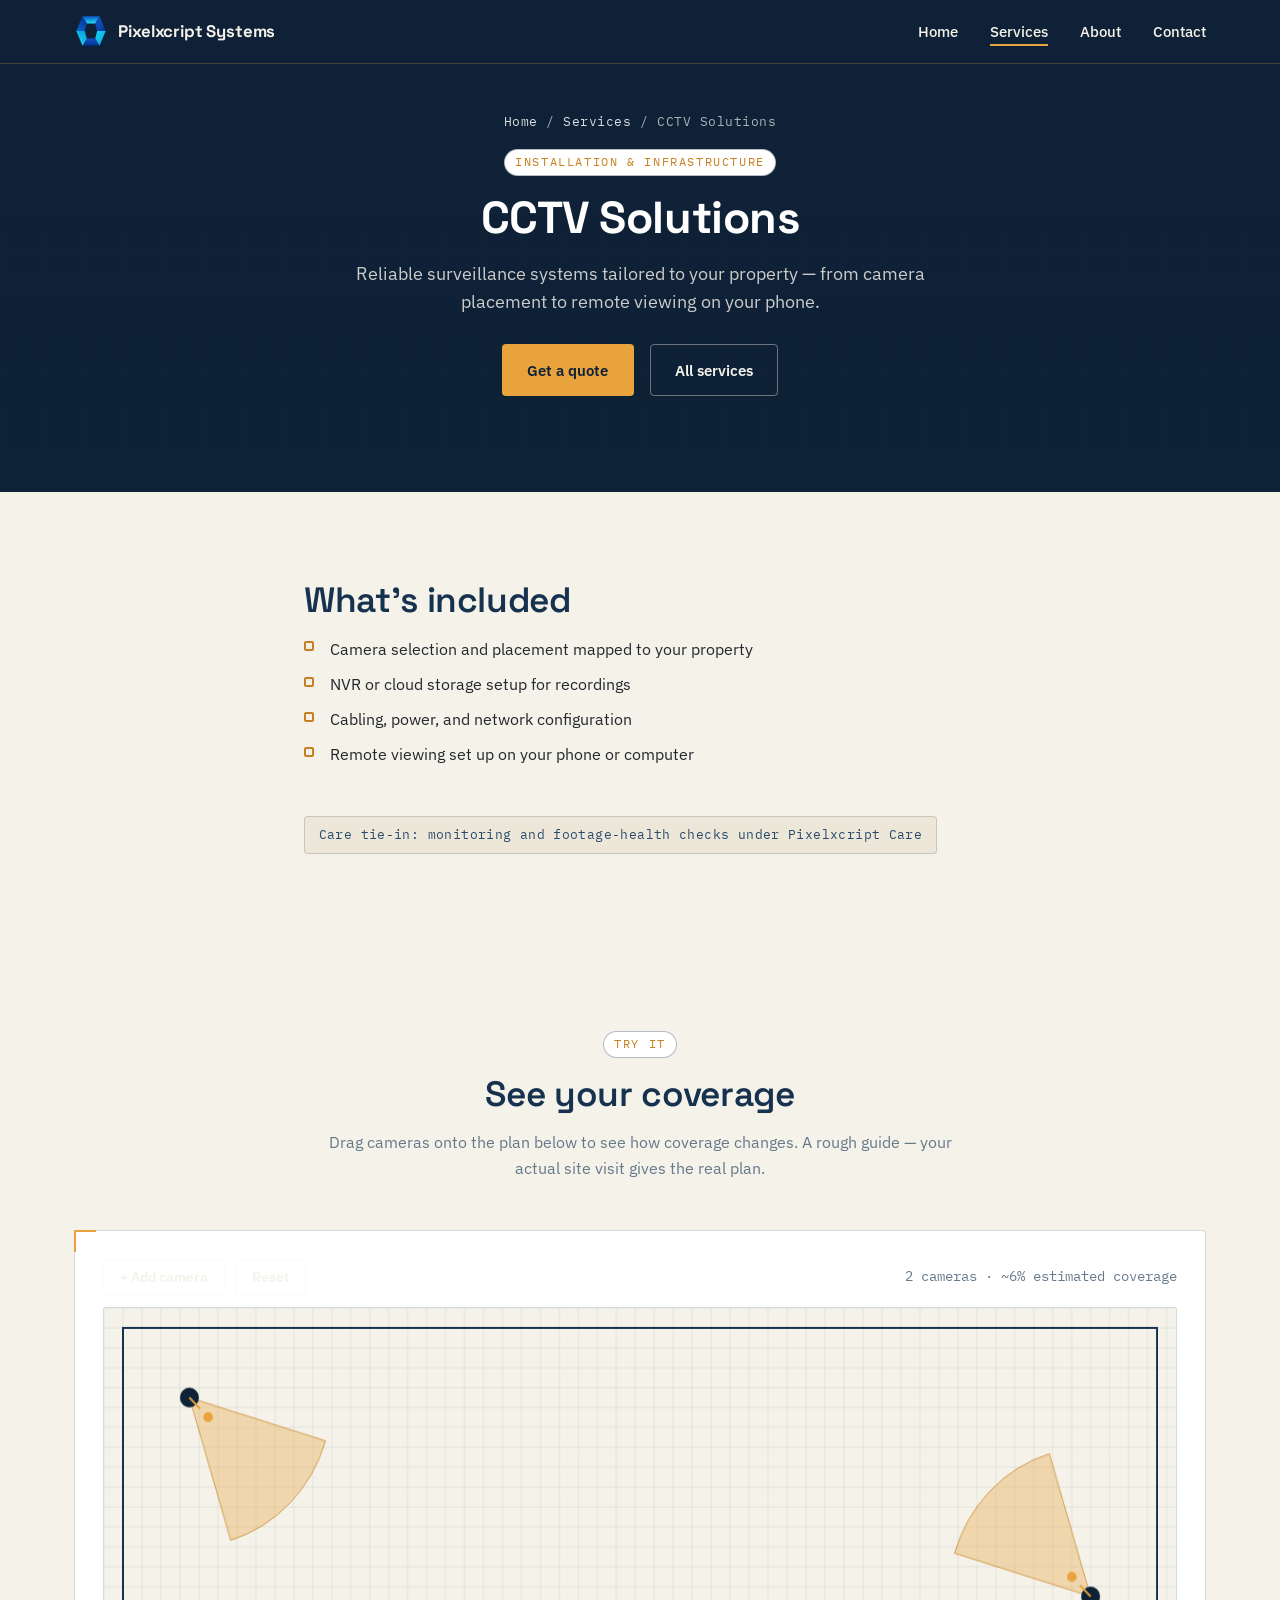
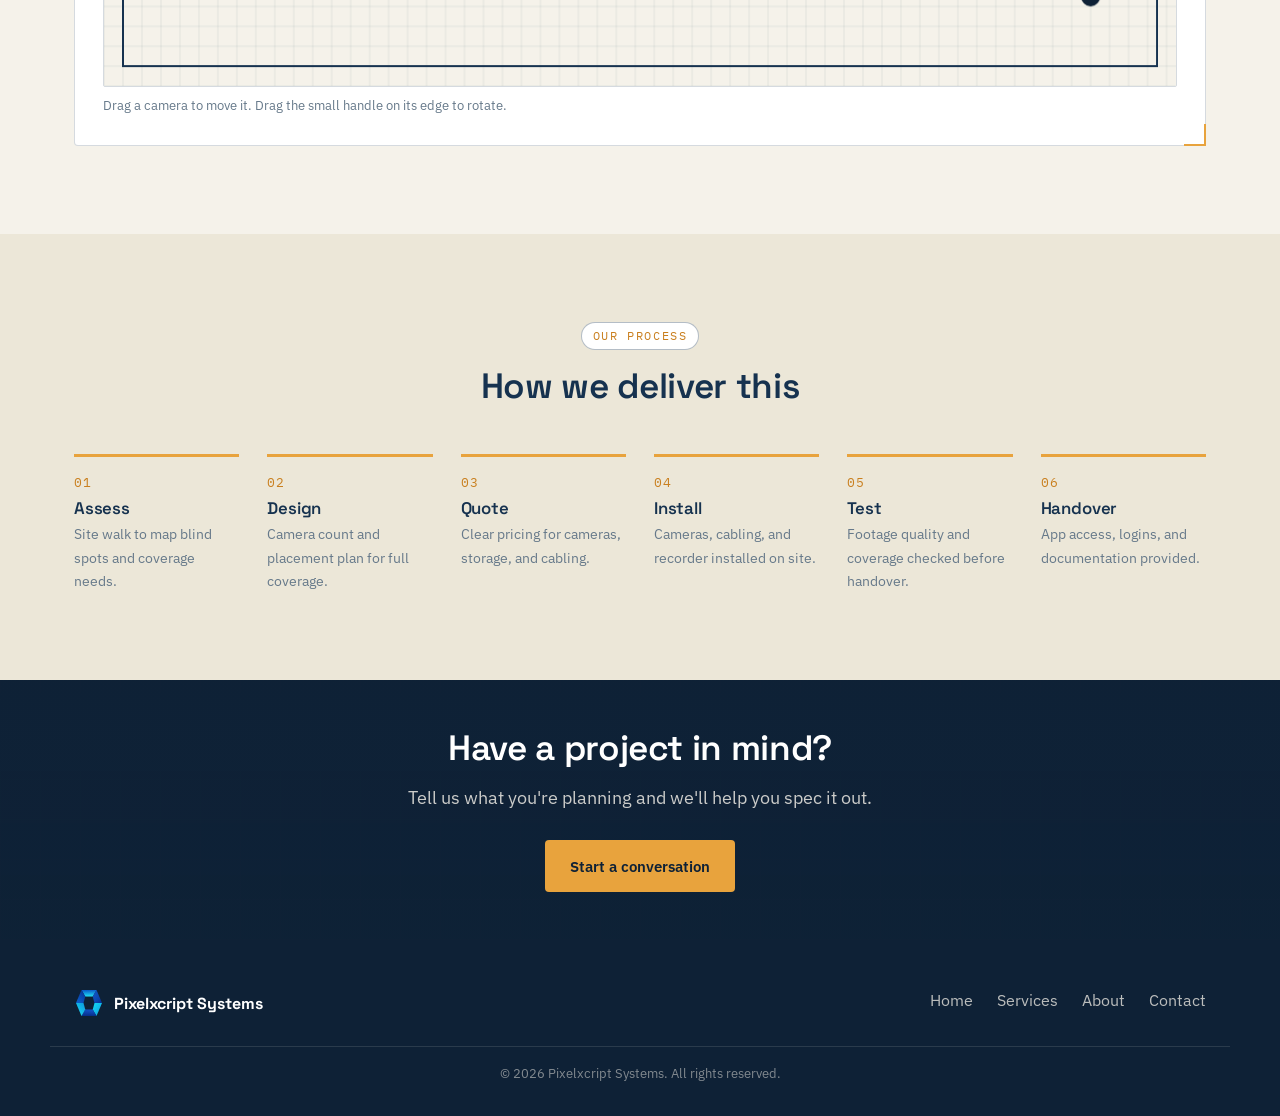
<file: services/cctv.html>
<!DOCTYPE html>
<html lang="en">
<head>
  <meta charset="UTF-8">
  <meta name="viewport" content="width=device-width, initial-scale=1.0">
  <title>CCTV Solutions — Pixelxcript Systems</title>
  <meta name="description" content="CCTV camera installation and surveillance systems for homes and businesses in Ghana, with remote viewing and recording setup.">
  <link rel="icon" type="image/svg+xml" href="../assets/pixelxcript_logo.svg">
  <link rel="preconnect" href="https://fonts.googleapis.com">
  <link href="https://fonts.googleapis.com/css2?family=Space+Grotesk:wght@500;600;700&family=IBM+Plex+Sans:wght@400;500;600&family=IBM+Plex+Mono:wght@500&display=swap" rel="stylesheet">
  <link rel="canonical" href="https://nethoth69.github.io/Pixelxcript/services/cctv.html">

  <meta property="og:type" content="website">
  <meta property="og:site_name" content="Pixelxcript Systems">
  <meta property="og:title" content="CCTV Solutions — Pixelxcript Systems">
  <meta property="og:description" content="CCTV camera installation and surveillance systems for homes and businesses in Ghana, with remote viewing and recording setup.">
  <meta property="og:url" content="https://nethoth69.github.io/Pixelxcript/services/cctv.html">
  <meta property="og:image" content="https://nethoth69.github.io/Pixelxcript/assets/cctv.jpg">

  <meta name="twitter:card" content="summary_large_image">
  <meta name="twitter:title" content="CCTV Solutions — Pixelxcript Systems">
  <meta name="twitter:description" content="CCTV camera installation and surveillance systems for homes and businesses in Ghana, with remote viewing and recording setup.">
  <meta name="twitter:image" content="https://nethoth69.github.io/Pixelxcript/assets/cctv.jpg">

  <link rel="stylesheet" href="../assets/styles.css">
</head>
<body>
  <a href="#main" class="skip-link">Skip to main content</a>

  <!-- Header -->
  <header class="site-header">
    <nav class="nav">
      <a href="../index.html" class="brand">
        <img src="../assets/pixelxcript_logo.svg" alt="Pixelxcript Systems logo" width="34" height="34">
        <span>Pixelxcript Systems</span>
      </a>
      <ul class="nav-links">
        <li><a href="../index.html">Home</a></li>
        <li><a href="../services.html" aria-current="page">Services</a></li>
        <li><a href="../about.html">About</a></li>
        <li><a href="../contact.html">Contact</a></li>
      </ul>
      <button class="hamburger" aria-label="Toggle menu" aria-expanded="false" aria-controls="mobileMenu">&#9776;</button>
    </nav>
    <ul class="mobile-menu" id="mobileMenu">
      <li><a href="../index.html">Home</a></li>
      <li><a href="../services.html">Services</a></li>
      <li><a href="../about.html">About</a></li>
      <li><a href="../contact.html">Contact</a></li>
    </ul>
  </header>

  <main id="main">

  <!-- Page header -->
  <section class="hero" style="padding: var(--gap-lg) 0 3rem;">
    <div class="hero-inner">
      <p class="breadcrumb"><a href="../index.html">Home</a> / <a href="../services.html">Services</a> / CCTV Solutions</p>
      <span class="eyebrow">Installation & Infrastructure</span>
      <h1 style="color: var(--white); font-size: clamp(2rem, 4vw, 2.8rem);">CCTV Solutions</h1>
      <p class="lead">Reliable surveillance systems tailored to your property — from camera placement to remote viewing on your phone.</p>
      <div class="hero-actions">
        <a href="../contact.html" class="btn btn-primary">Get a quote</a>
        <a href="../services.html" class="btn btn-outline">All services</a>
      </div>
    </div>
  </section>

  <!-- What's included -->
  <section class="section">
    <div class="container about-body fade-in" style="max-width: 720px;">
      <h2>What's included</h2>
      <ul class="check-list">
        <li>Camera selection and placement mapped to your property</li>
        <li>NVR or cloud storage setup for recordings</li>
        <li>Cabling, power, and network configuration</li>
        <li>Remote viewing set up on your phone or computer</li>
      </ul>
      <div class="care-tag">Care tie-in: monitoring and footage-health checks under Pixelxcript Care</div>
    </div>
  </section>

  <!-- Coverage simulator -->
  <section class="section">
    <div class="container">
      <div class="section-head fade-in">
        <span class="eyebrow">Try it</span>
        <h2>See your coverage</h2>
        <p>Drag cameras onto the plan below to see how coverage changes. A rough guide — your actual site visit gives the real plan.</p>
      </div>
      <div id="cctv-sim" class="frame fade-in" style="background:var(--white); border:1px solid var(--line); border-radius:var(--radius); padding:var(--gap-md);"></div>
    </div>
  </section>

  <!-- Process -->
  <section class="section section-alt">
    <div class="container">
      <div class="section-head fade-in">
        <span class="eyebrow">Our process</span>
        <h2>How we deliver this</h2>
      </div>
      <ol class="process">
        <li class="process-step fade-in">
          <span class="process-num">01</span>
          <h3>Assess</h3>
          <p>Site walk to map blind spots and coverage needs.</p>
        </li>
        <li class="process-step fade-in">
          <span class="process-num">02</span>
          <h3>Design</h3>
          <p>Camera count and placement plan for full coverage.</p>
        </li>
        <li class="process-step fade-in">
          <span class="process-num">03</span>
          <h3>Quote</h3>
          <p>Clear pricing for cameras, storage, and cabling.</p>
        </li>
        <li class="process-step fade-in">
          <span class="process-num">04</span>
          <h3>Install</h3>
          <p>Cameras, cabling, and recorder installed on site.</p>
        </li>
        <li class="process-step fade-in">
          <span class="process-num">05</span>
          <h3>Test</h3>
          <p>Footage quality and coverage checked before handover.</p>
        </li>
        <li class="process-step fade-in">
          <span class="process-num">06</span>
          <h3>Handover</h3>
          <p>App access, logins, and documentation provided.</p>
        </li>
      </ol>
    </div>
  </section>

  <!-- CTA -->
  <section class="hero" style="padding: var(--gap-lg) 0;">
    <div class="hero-inner fade-in">
      <h2 style="color: var(--white);">Have a project in mind?</h2>
      <p class="lead">Tell us what you're planning and we'll help you spec it out.</p>
      <div class="hero-actions" style="margin-bottom: 0;">
        <a href="../contact.html" class="btn btn-primary">Start a conversation</a>
      </div>
    </div>
  </section>

  </main>

  <footer class="site-footer">
    <div class="container footer-top">
      <div class="footer-brand">
        <img src="../assets/pixelxcript_logo.svg" alt="Pixelxcript Systems logo" width="30" height="30">
        <span>Pixelxcript Systems</span>
      </div>
      <ul class="footer-nav">
        <li><a href="../index.html">Home</a></li>
        <li><a href="../services.html">Services</a></li>
        <li><a href="../about.html">About</a></li>
        <li><a href="../contact.html">Contact</a></li>
      </ul>
    </div>
    <div class="container footer-bottom">
      <p>&copy; 2026 Pixelxcript Systems. All rights reserved.</p>
    </div>
  </footer>

  <script src="../assets/script.js"></script>
  <script src="../assets/cctv-simulator.js"></script>
</body>
</html>
</file>
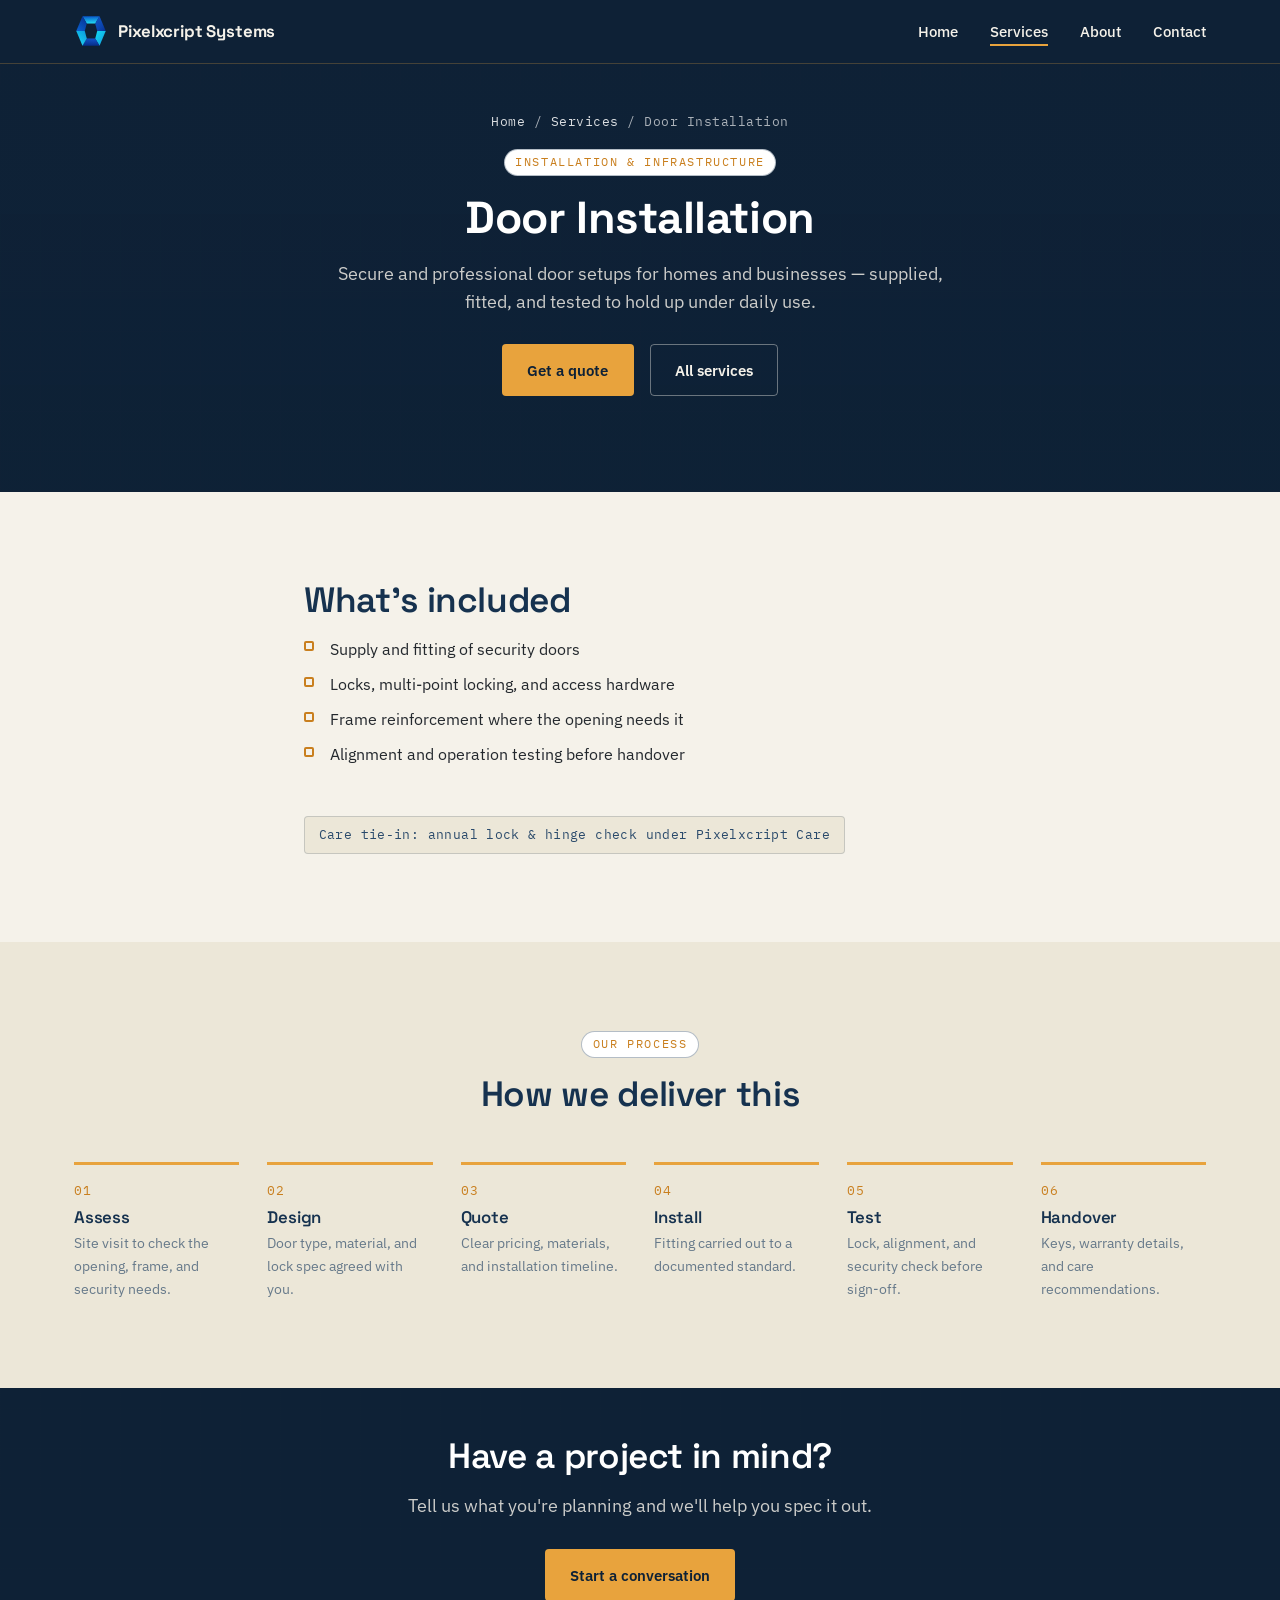
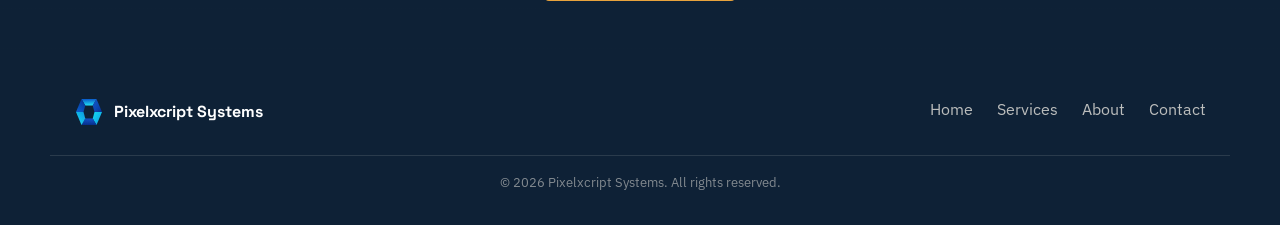
<file: services/door-installation.html>
<!DOCTYPE html>
<html lang="en">
<head>
  <meta charset="UTF-8">
  <meta name="viewport" content="width=device-width, initial-scale=1.0">
  <title>Door Installation — Pixelxcript Systems</title>
  <meta name="description" content="Security door installation for homes and businesses in Ghana — supply, fitting, locks, and multi-point locking systems.">
  <link rel="icon" type="image/svg+xml" href="../assets/pixelxcript_logo.svg">
  <link rel="preconnect" href="https://fonts.googleapis.com">
  <link href="https://fonts.googleapis.com/css2?family=Space+Grotesk:wght@500;600;700&family=IBM+Plex+Sans:wght@400;500;600&family=IBM+Plex+Mono:wght@500&display=swap" rel="stylesheet">
  <link rel="canonical" href="https://nethoth69.github.io/Pixelxcript/services/door-installation.html">

  <meta property="og:type" content="website">
  <meta property="og:site_name" content="Pixelxcript Systems">
  <meta property="og:title" content="Door Installation — Pixelxcript Systems">
  <meta property="og:description" content="Security door installation for homes and businesses in Ghana — supply, fitting, locks, and multi-point locking systems.">
  <meta property="og:url" content="https://nethoth69.github.io/Pixelxcript/services/door-installation.html">
  <meta property="og:image" content="https://nethoth69.github.io/Pixelxcript/assets/door.jpg">

  <meta name="twitter:card" content="summary_large_image">
  <meta name="twitter:title" content="Door Installation — Pixelxcript Systems">
  <meta name="twitter:description" content="Security door installation for homes and businesses in Ghana — supply, fitting, locks, and multi-point locking systems.">
  <meta name="twitter:image" content="https://nethoth69.github.io/Pixelxcript/assets/door.jpg">

  <link rel="stylesheet" href="../assets/styles.css">
</head>
<body>
  <a href="#main" class="skip-link">Skip to main content</a>

  <!-- Header -->
  <header class="site-header">
    <nav class="nav">
      <a href="../index.html" class="brand">
        <img src="../assets/pixelxcript_logo.svg" alt="Pixelxcript Systems logo" width="34" height="34">
        <span>Pixelxcript Systems</span>
      </a>
      <ul class="nav-links">
        <li><a href="../index.html">Home</a></li>
        <li><a href="../services.html" aria-current="page">Services</a></li>
        <li><a href="../about.html">About</a></li>
        <li><a href="../contact.html">Contact</a></li>
      </ul>
      <button class="hamburger" aria-label="Toggle menu" aria-expanded="false" aria-controls="mobileMenu">&#9776;</button>
    </nav>
    <ul class="mobile-menu" id="mobileMenu">
      <li><a href="../index.html">Home</a></li>
      <li><a href="../services.html">Services</a></li>
      <li><a href="../about.html">About</a></li>
      <li><a href="../contact.html">Contact</a></li>
    </ul>
  </header>

  <main id="main">

  <!-- Page header -->
  <section class="hero" style="padding: var(--gap-lg) 0 3rem;">
    <div class="hero-inner">
      <p class="breadcrumb"><a href="../index.html">Home</a> / <a href="../services.html">Services</a> / Door Installation</p>
      <span class="eyebrow">Installation & Infrastructure</span>
      <h1 style="color: var(--white); font-size: clamp(2rem, 4vw, 2.8rem);">Door Installation</h1>
      <p class="lead">Secure and professional door setups for homes and businesses — supplied, fitted, and tested to hold up under daily use.</p>
      <div class="hero-actions">
        <a href="../contact.html" class="btn btn-primary">Get a quote</a>
        <a href="../services.html" class="btn btn-outline">All services</a>
      </div>
    </div>
  </section>

  <!-- What's included -->
  <section class="section">
    <div class="container about-body fade-in" style="max-width: 720px;">
      <h2>What's included</h2>
      <ul class="check-list">
        <li>Supply and fitting of security doors</li>
        <li>Locks, multi-point locking, and access hardware</li>
        <li>Frame reinforcement where the opening needs it</li>
        <li>Alignment and operation testing before handover</li>
      </ul>
      <div class="care-tag">Care tie-in: annual lock & hinge check under Pixelxcript Care</div>
    </div>
  </section>

  <!-- Process -->
  <section class="section section-alt">
    <div class="container">
      <div class="section-head fade-in">
        <span class="eyebrow">Our process</span>
        <h2>How we deliver this</h2>
      </div>
      <ol class="process">
        <li class="process-step fade-in">
          <span class="process-num">01</span>
          <h3>Assess</h3>
          <p>Site visit to check the opening, frame, and security needs.</p>
        </li>
        <li class="process-step fade-in">
          <span class="process-num">02</span>
          <h3>Design</h3>
          <p>Door type, material, and lock spec agreed with you.</p>
        </li>
        <li class="process-step fade-in">
          <span class="process-num">03</span>
          <h3>Quote</h3>
          <p>Clear pricing, materials, and installation timeline.</p>
        </li>
        <li class="process-step fade-in">
          <span class="process-num">04</span>
          <h3>Install</h3>
          <p>Fitting carried out to a documented standard.</p>
        </li>
        <li class="process-step fade-in">
          <span class="process-num">05</span>
          <h3>Test</h3>
          <p>Lock, alignment, and security check before sign-off.</p>
        </li>
        <li class="process-step fade-in">
          <span class="process-num">06</span>
          <h3>Handover</h3>
          <p>Keys, warranty details, and care recommendations.</p>
        </li>
      </ol>
    </div>
  </section>

  <!-- CTA -->
  <section class="hero" style="padding: var(--gap-lg) 0;">
    <div class="hero-inner fade-in">
      <h2 style="color: var(--white);">Have a project in mind?</h2>
      <p class="lead">Tell us what you're planning and we'll help you spec it out.</p>
      <div class="hero-actions" style="margin-bottom: 0;">
        <a href="../contact.html" class="btn btn-primary">Start a conversation</a>
      </div>
    </div>
  </section>

  </main>

  <footer class="site-footer">
    <div class="container footer-top">
      <div class="footer-brand">
        <img src="../assets/pixelxcript_logo.svg" alt="Pixelxcript Systems logo" width="30" height="30">
        <span>Pixelxcript Systems</span>
      </div>
      <ul class="footer-nav">
        <li><a href="../index.html">Home</a></li>
        <li><a href="../services.html">Services</a></li>
        <li><a href="../about.html">About</a></li>
        <li><a href="../contact.html">Contact</a></li>
      </ul>
    </div>
    <div class="container footer-bottom">
      <p>&copy; 2026 Pixelxcript Systems. All rights reserved.</p>
    </div>
  </footer>

  <script src="../assets/script.js"></script>
</body>
</html>
</file>
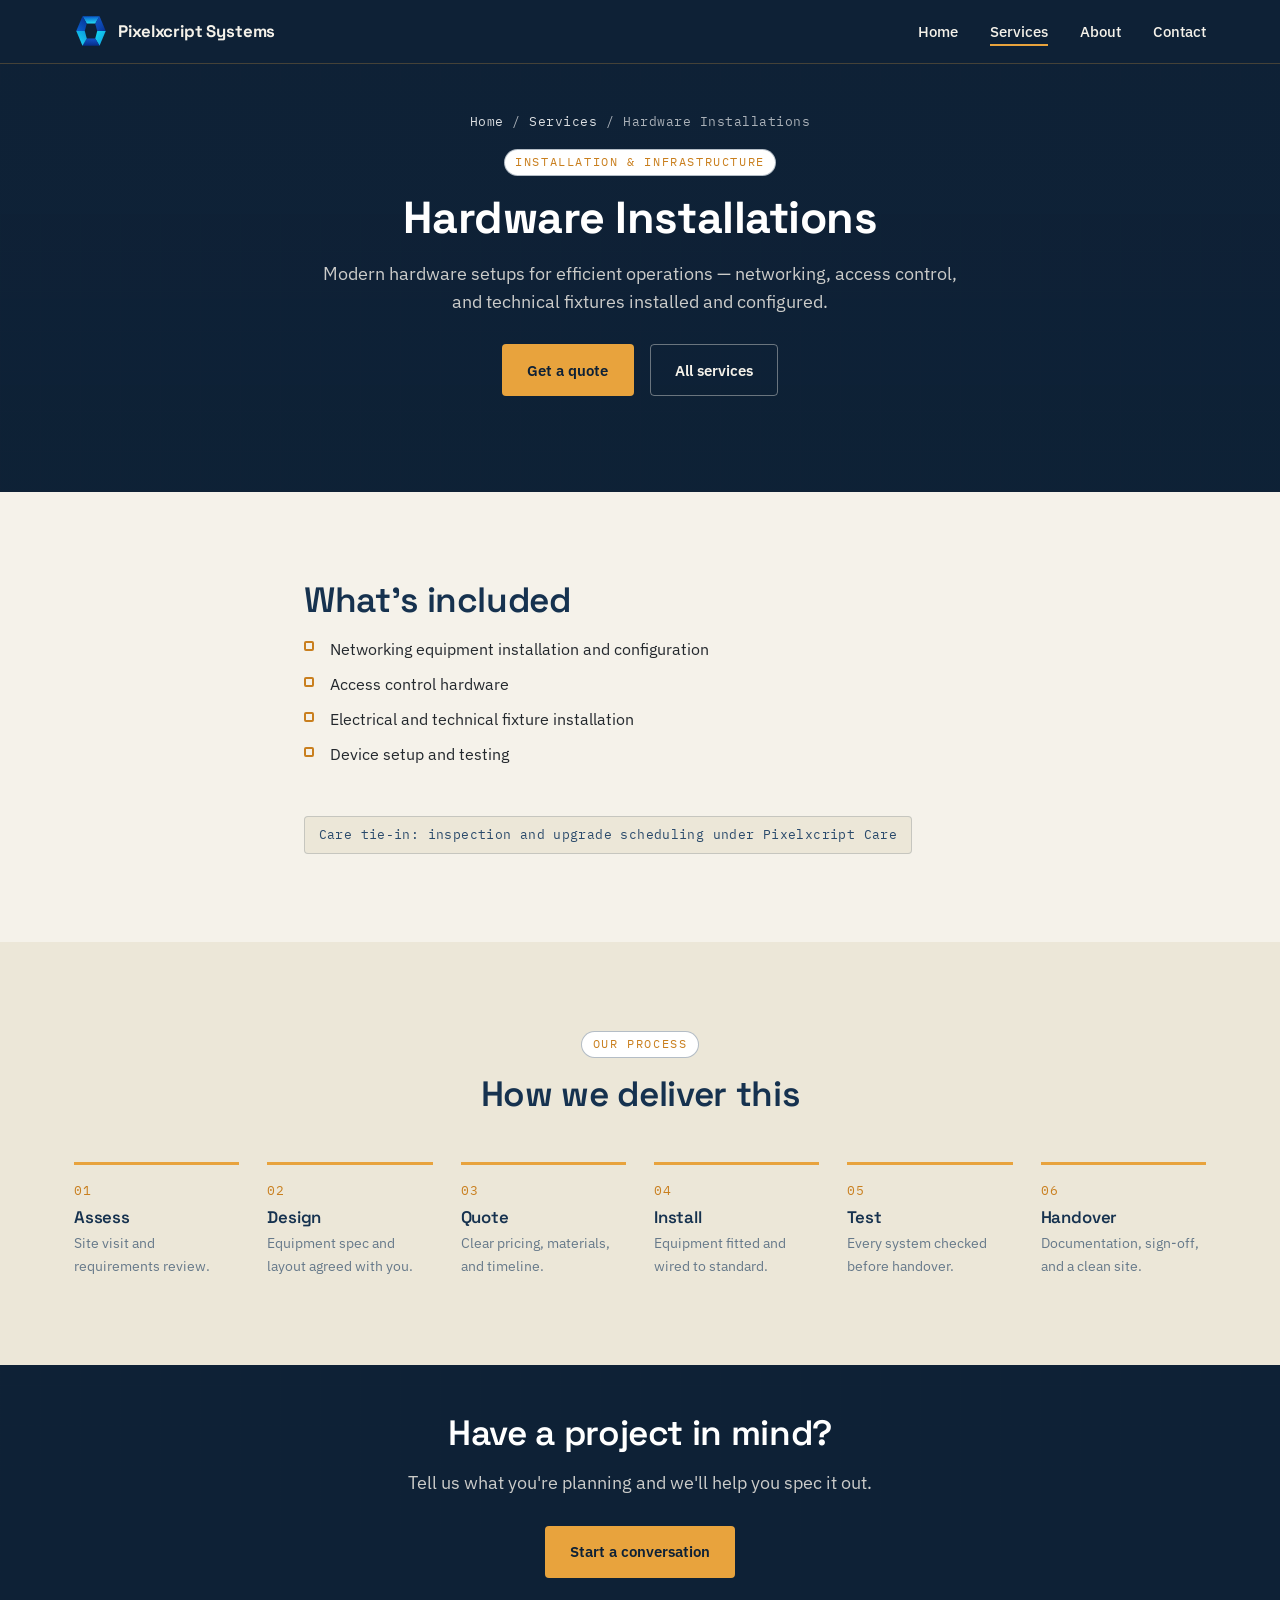
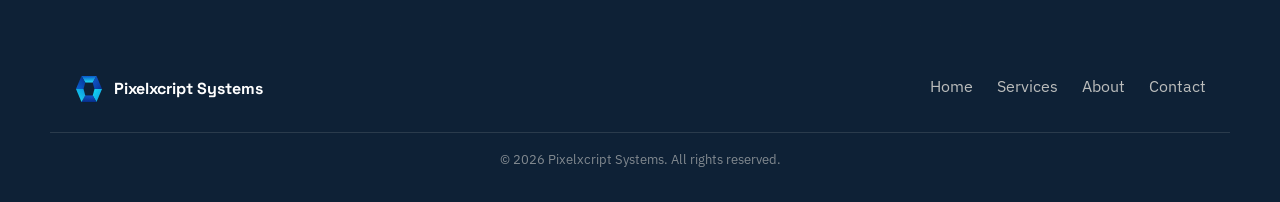
<file: services/hardware.html>
<!DOCTYPE html>
<html lang="en">
<head>
  <meta charset="UTF-8">
  <meta name="viewport" content="width=device-width, initial-scale=1.0">
  <title>Hardware Installations — Pixelxcript Systems</title>
  <meta name="description" content="Hardware and networking installation for homes and businesses in Ghana, including access control and technical fixtures.">
  <link rel="icon" type="image/svg+xml" href="../assets/pixelxcript_logo.svg">
  <link rel="preconnect" href="https://fonts.googleapis.com">
  <link href="https://fonts.googleapis.com/css2?family=Space+Grotesk:wght@500;600;700&family=IBM+Plex+Sans:wght@400;500;600&family=IBM+Plex+Mono:wght@500&display=swap" rel="stylesheet">
  <link rel="canonical" href="https://nethoth69.github.io/Pixelxcript/services/hardware.html">

  <meta property="og:type" content="website">
  <meta property="og:site_name" content="Pixelxcript Systems">
  <meta property="og:title" content="Hardware Installations — Pixelxcript Systems">
  <meta property="og:description" content="Hardware and networking installation for homes and businesses in Ghana, including access control and technical fixtures.">
  <meta property="og:url" content="https://nethoth69.github.io/Pixelxcript/services/hardware.html">
  <meta property="og:image" content="https://nethoth69.github.io/Pixelxcript/assets/hardware.jpg">

  <meta name="twitter:card" content="summary_large_image">
  <meta name="twitter:title" content="Hardware Installations — Pixelxcript Systems">
  <meta name="twitter:description" content="Hardware and networking installation for homes and businesses in Ghana, including access control and technical fixtures.">
  <meta name="twitter:image" content="https://nethoth69.github.io/Pixelxcript/assets/hardware.jpg">

  <link rel="stylesheet" href="../assets/styles.css">
</head>
<body>
  <a href="#main" class="skip-link">Skip to main content</a>

  <!-- Header -->
  <header class="site-header">
    <nav class="nav">
      <a href="../index.html" class="brand">
        <img src="../assets/pixelxcript_logo.svg" alt="Pixelxcript Systems logo" width="34" height="34">
        <span>Pixelxcript Systems</span>
      </a>
      <ul class="nav-links">
        <li><a href="../index.html">Home</a></li>
        <li><a href="../services.html" aria-current="page">Services</a></li>
        <li><a href="../about.html">About</a></li>
        <li><a href="../contact.html">Contact</a></li>
      </ul>
      <button class="hamburger" aria-label="Toggle menu" aria-expanded="false" aria-controls="mobileMenu">&#9776;</button>
    </nav>
    <ul class="mobile-menu" id="mobileMenu">
      <li><a href="../index.html">Home</a></li>
      <li><a href="../services.html">Services</a></li>
      <li><a href="../about.html">About</a></li>
      <li><a href="../contact.html">Contact</a></li>
    </ul>
  </header>

  <main id="main">

  <!-- Page header -->
  <section class="hero" style="padding: var(--gap-lg) 0 3rem;">
    <div class="hero-inner">
      <p class="breadcrumb"><a href="../index.html">Home</a> / <a href="../services.html">Services</a> / Hardware Installations</p>
      <span class="eyebrow">Installation & Infrastructure</span>
      <h1 style="color: var(--white); font-size: clamp(2rem, 4vw, 2.8rem);">Hardware Installations</h1>
      <p class="lead">Modern hardware setups for efficient operations — networking, access control, and technical fixtures installed and configured.</p>
      <div class="hero-actions">
        <a href="../contact.html" class="btn btn-primary">Get a quote</a>
        <a href="../services.html" class="btn btn-outline">All services</a>
      </div>
    </div>
  </section>

  <!-- What's included -->
  <section class="section">
    <div class="container about-body fade-in" style="max-width: 720px;">
      <h2>What's included</h2>
      <ul class="check-list">
        <li>Networking equipment installation and configuration</li>
        <li>Access control hardware</li>
        <li>Electrical and technical fixture installation</li>
        <li>Device setup and testing</li>
      </ul>
      <div class="care-tag">Care tie-in: inspection and upgrade scheduling under Pixelxcript Care</div>
    </div>
  </section>

  <!-- Process -->
  <section class="section section-alt">
    <div class="container">
      <div class="section-head fade-in">
        <span class="eyebrow">Our process</span>
        <h2>How we deliver this</h2>
      </div>
      <ol class="process">
        <li class="process-step fade-in">
          <span class="process-num">01</span>
          <h3>Assess</h3>
          <p>Site visit and requirements review.</p>
        </li>
        <li class="process-step fade-in">
          <span class="process-num">02</span>
          <h3>Design</h3>
          <p>Equipment spec and layout agreed with you.</p>
        </li>
        <li class="process-step fade-in">
          <span class="process-num">03</span>
          <h3>Quote</h3>
          <p>Clear pricing, materials, and timeline.</p>
        </li>
        <li class="process-step fade-in">
          <span class="process-num">04</span>
          <h3>Install</h3>
          <p>Equipment fitted and wired to standard.</p>
        </li>
        <li class="process-step fade-in">
          <span class="process-num">05</span>
          <h3>Test</h3>
          <p>Every system checked before handover.</p>
        </li>
        <li class="process-step fade-in">
          <span class="process-num">06</span>
          <h3>Handover</h3>
          <p>Documentation, sign-off, and a clean site.</p>
        </li>
      </ol>
    </div>
  </section>

  <!-- CTA -->
  <section class="hero" style="padding: var(--gap-lg) 0;">
    <div class="hero-inner fade-in">
      <h2 style="color: var(--white);">Have a project in mind?</h2>
      <p class="lead">Tell us what you're planning and we'll help you spec it out.</p>
      <div class="hero-actions" style="margin-bottom: 0;">
        <a href="../contact.html" class="btn btn-primary">Start a conversation</a>
      </div>
    </div>
  </section>

  </main>

  <footer class="site-footer">
    <div class="container footer-top">
      <div class="footer-brand">
        <img src="../assets/pixelxcript_logo.svg" alt="Pixelxcript Systems logo" width="30" height="30">
        <span>Pixelxcript Systems</span>
      </div>
      <ul class="footer-nav">
        <li><a href="../index.html">Home</a></li>
        <li><a href="../services.html">Services</a></li>
        <li><a href="../about.html">About</a></li>
        <li><a href="../contact.html">Contact</a></li>
      </ul>
    </div>
    <div class="container footer-bottom">
      <p>&copy; 2026 Pixelxcript Systems. All rights reserved.</p>
    </div>
  </footer>

  <script src="../assets/script.js"></script>
</body>
</html>
</file>
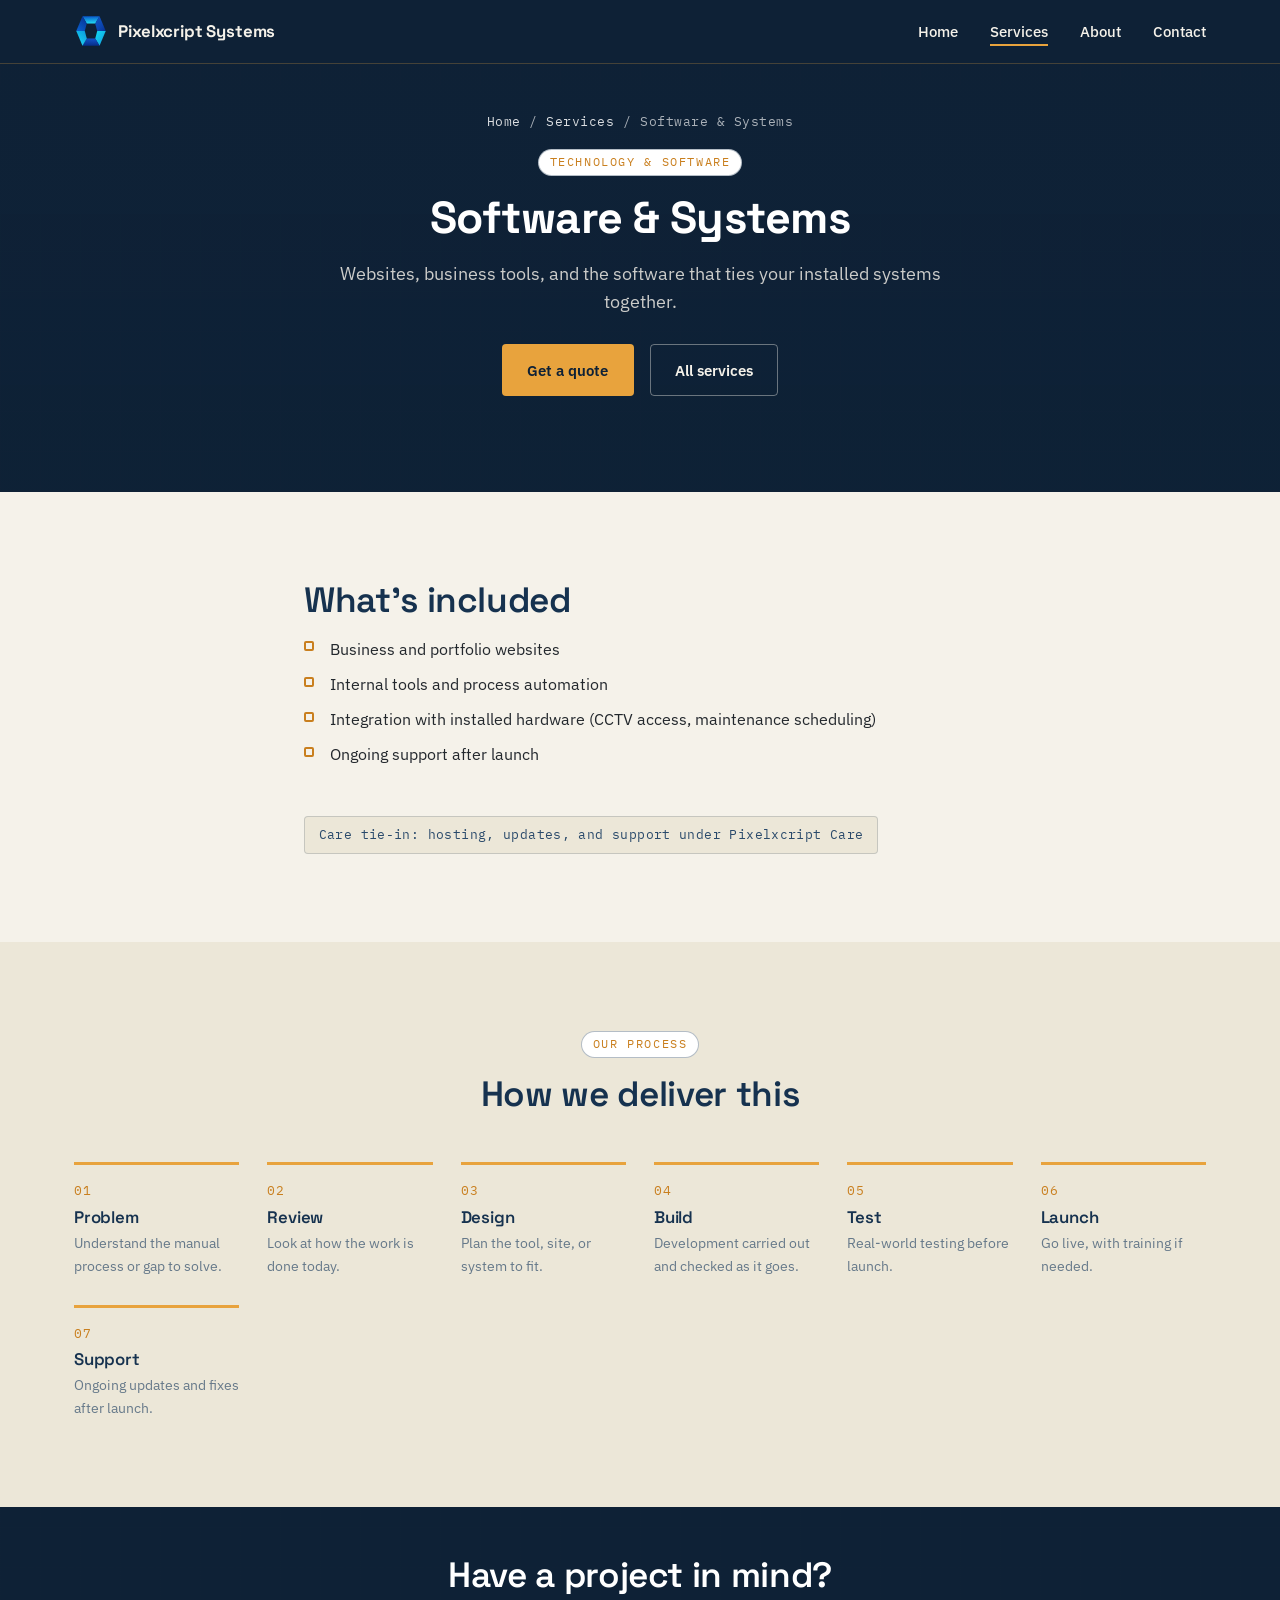
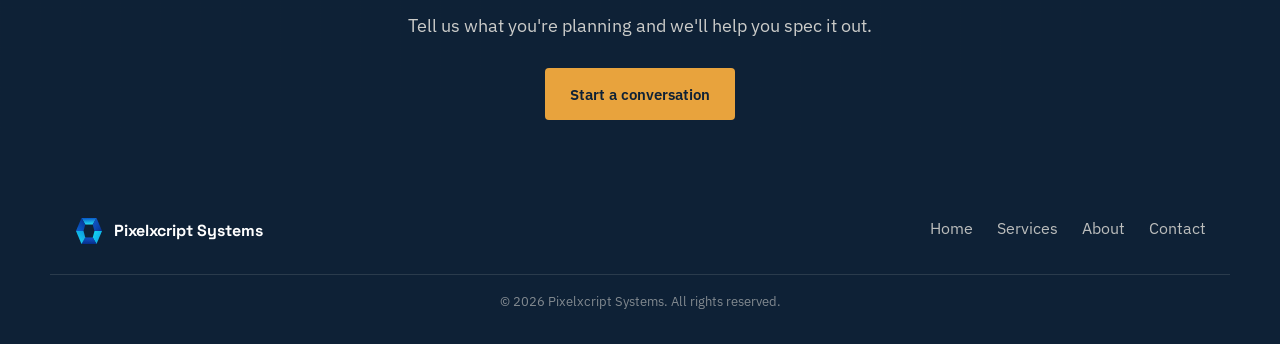
<file: services/software-systems.html>
<!DOCTYPE html>
<html lang="en">
<head>
  <meta charset="UTF-8">
  <meta name="viewport" content="width=device-width, initial-scale=1.0">
  <title>Software & Systems — Pixelxcript Systems</title>
  <meta name="description" content="Websites and software development from Pixelxcript Systems, built to integrate with the hardware we install.">
  <link rel="icon" type="image/svg+xml" href="../assets/pixelxcript_logo.svg">
  <link rel="preconnect" href="https://fonts.googleapis.com">
  <link href="https://fonts.googleapis.com/css2?family=Space+Grotesk:wght@500;600;700&family=IBM+Plex+Sans:wght@400;500;600&family=IBM+Plex+Mono:wght@500&display=swap" rel="stylesheet">
  <link rel="canonical" href="https://nethoth69.github.io/Pixelxcript/services/software-systems.html">

  <meta property="og:type" content="website">
  <meta property="og:site_name" content="Pixelxcript Systems">
  <meta property="og:title" content="Software & Systems — Pixelxcript Systems">
  <meta property="og:description" content="Websites and software development from Pixelxcript Systems, built to integrate with the hardware we install.">
  <meta property="og:url" content="https://nethoth69.github.io/Pixelxcript/services/software-systems.html">
  <meta property="og:image" content="https://nethoth69.github.io/Pixelxcript/assets/hardware.jpg">

  <meta name="twitter:card" content="summary_large_image">
  <meta name="twitter:title" content="Software & Systems — Pixelxcript Systems">
  <meta name="twitter:description" content="Websites and software development from Pixelxcript Systems, built to integrate with the hardware we install.">
  <meta name="twitter:image" content="https://nethoth69.github.io/Pixelxcript/assets/hardware.jpg">

  <link rel="stylesheet" href="../assets/styles.css">
</head>
<body>
  <a href="#main" class="skip-link">Skip to main content</a>

  <!-- Header -->
  <header class="site-header">
    <nav class="nav">
      <a href="../index.html" class="brand">
        <img src="../assets/pixelxcript_logo.svg" alt="Pixelxcript Systems logo" width="34" height="34">
        <span>Pixelxcript Systems</span>
      </a>
      <ul class="nav-links">
        <li><a href="../index.html">Home</a></li>
        <li><a href="../services.html" aria-current="page">Services</a></li>
        <li><a href="../about.html">About</a></li>
        <li><a href="../contact.html">Contact</a></li>
      </ul>
      <button class="hamburger" aria-label="Toggle menu" aria-expanded="false" aria-controls="mobileMenu">&#9776;</button>
    </nav>
    <ul class="mobile-menu" id="mobileMenu">
      <li><a href="../index.html">Home</a></li>
      <li><a href="../services.html">Services</a></li>
      <li><a href="../about.html">About</a></li>
      <li><a href="../contact.html">Contact</a></li>
    </ul>
  </header>

  <main id="main">

  <!-- Page header -->
  <section class="hero" style="padding: var(--gap-lg) 0 3rem;">
    <div class="hero-inner">
      <p class="breadcrumb"><a href="../index.html">Home</a> / <a href="../services.html">Services</a> / Software & Systems</p>
      <span class="eyebrow">Technology & Software</span>
      <h1 style="color: var(--white); font-size: clamp(2rem, 4vw, 2.8rem);">Software & Systems</h1>
      <p class="lead">Websites, business tools, and the software that ties your installed systems together.</p>
      <div class="hero-actions">
        <a href="../contact.html" class="btn btn-primary">Get a quote</a>
        <a href="../services.html" class="btn btn-outline">All services</a>
      </div>
    </div>
  </section>

  <!-- What's included -->
  <section class="section">
    <div class="container about-body fade-in" style="max-width: 720px;">
      <h2>What's included</h2>
      <ul class="check-list">
        <li>Business and portfolio websites</li>
        <li>Internal tools and process automation</li>
        <li>Integration with installed hardware (CCTV access, maintenance scheduling)</li>
        <li>Ongoing support after launch</li>
      </ul>
      <div class="care-tag">Care tie-in: hosting, updates, and support under Pixelxcript Care</div>
    </div>
  </section>

  <!-- Process -->
  <section class="section section-alt">
    <div class="container">
      <div class="section-head fade-in">
        <span class="eyebrow">Our process</span>
        <h2>How we deliver this</h2>
      </div>
      <ol class="process">
        <li class="process-step fade-in">
          <span class="process-num">01</span>
          <h3>Problem</h3>
          <p>Understand the manual process or gap to solve.</p>
        </li>
        <li class="process-step fade-in">
          <span class="process-num">02</span>
          <h3>Review</h3>
          <p>Look at how the work is done today.</p>
        </li>
        <li class="process-step fade-in">
          <span class="process-num">03</span>
          <h3>Design</h3>
          <p>Plan the tool, site, or system to fit.</p>
        </li>
        <li class="process-step fade-in">
          <span class="process-num">04</span>
          <h3>Build</h3>
          <p>Development carried out and checked as it goes.</p>
        </li>
        <li class="process-step fade-in">
          <span class="process-num">05</span>
          <h3>Test</h3>
          <p>Real-world testing before launch.</p>
        </li>
        <li class="process-step fade-in">
          <span class="process-num">06</span>
          <h3>Launch</h3>
          <p>Go live, with training if needed.</p>
        </li>
        <li class="process-step fade-in">
          <span class="process-num">07</span>
          <h3>Support</h3>
          <p>Ongoing updates and fixes after launch.</p>
        </li>
      </ol>
    </div>
  </section>

  <!-- CTA -->
  <section class="hero" style="padding: var(--gap-lg) 0;">
    <div class="hero-inner fade-in">
      <h2 style="color: var(--white);">Have a project in mind?</h2>
      <p class="lead">Tell us what you're planning and we'll help you spec it out.</p>
      <div class="hero-actions" style="margin-bottom: 0;">
        <a href="../contact.html" class="btn btn-primary">Start a conversation</a>
      </div>
    </div>
  </section>

  </main>

  <footer class="site-footer">
    <div class="container footer-top">
      <div class="footer-brand">
        <img src="../assets/pixelxcript_logo.svg" alt="Pixelxcript Systems logo" width="30" height="30">
        <span>Pixelxcript Systems</span>
      </div>
      <ul class="footer-nav">
        <li><a href="../index.html">Home</a></li>
        <li><a href="../services.html">Services</a></li>
        <li><a href="../about.html">About</a></li>
        <li><a href="../contact.html">Contact</a></li>
      </ul>
    </div>
    <div class="container footer-bottom">
      <p>&copy; 2026 Pixelxcript Systems. All rights reserved.</p>
    </div>
  </footer>

  <script src="../assets/script.js"></script>
</body>
</html>
</file>
<file: assets/styles.css>
/* =========================================================
   Pixelxcript Systems — Design System
   Concept: technical drawing / blueprint spec sheet.
   Paper background, ink-blue linework, amber (hazard/safety)
   accent for calls to action — grounded in the company's own
   work (architectural drawings, installs, CCTV).
   ========================================================= */

:root {
  /* Color */
  --paper: #F5F2EA;
  --paper-dim: #ECE7D8;
  --ink: #16324F;
  --ink-deep: #0E2136;
  --ink-soft: #2A4A6B;
  --amber: #E8A33D;
  --amber-deep: #C97F1E;
  --charcoal: #23282D;
  --steel: #66798A;
  --line: rgba(22, 50, 79, 0.18);
  --line-strong: rgba(22, 50, 79, 0.32);
  --white: #FFFFFF;

  /* Type */
  --font-display: 'Space Grotesk', sans-serif;
  --font-body: 'IBM Plex Sans', sans-serif;
  --font-mono: 'IBM Plex Mono', monospace;

  /* Rhythm */
  --gap-xs: 0.5rem;
  --gap-sm: 1rem;
  --gap-md: 1.75rem;
  --gap-lg: 3rem;
  --gap-xl: 5.5rem;
  --radius: 4px;
  --max-w: 1180px;
}

/* ---------- Reset & base ---------- */
*, *::before, *::after { box-sizing: border-box; }

html { scroll-behavior: smooth; }

body {
  margin: 0;
  background: var(--paper);
  color: var(--charcoal);
  font-family: var(--font-body);
  font-size: 16px;
  line-height: 1.6;
  -webkit-font-smoothing: antialiased;
}

img { max-width: 100%; display: block; }

a { color: inherit; text-decoration: none; }

h1, h2, h3 {
  font-family: var(--font-display);
  color: var(--ink);
  line-height: 1.15;
  margin: 0 0 var(--gap-sm);
  letter-spacing: -0.01em;
}

h1 { font-size: clamp(2.2rem, 5vw, 3.4rem); font-weight: 700; }
h2 { font-size: clamp(1.6rem, 3vw, 2.2rem); font-weight: 600; }
h3 { font-size: 1.15rem; font-weight: 600; }

p { margin: 0 0 var(--gap-sm); color: var(--charcoal); }

.container {
  max-width: var(--max-w);
  margin: 0 auto;
  padding: 0 1.5rem;
}

.eyebrow {
  display: inline-block;
  font-family: var(--font-mono);
  font-size: 0.72rem;
  letter-spacing: 0.14em;
  text-transform: uppercase;
  color: var(--amber-deep);
  border: 1px solid var(--line-strong);
  border-radius: 999px;
  padding: 0.3em 0.9em;
  margin-bottom: var(--gap-sm);
  background: var(--white);
}

/* focus visibility */
a:focus-visible,
button:focus-visible,
input:focus-visible,
textarea:focus-visible {
  outline: 2px solid var(--amber-deep);
  outline-offset: 2px;
}

/* ---------- Corner-bracket "viewport" frame (signature element) ---------- */
.frame {
  position: relative;
}
.frame::before,
.frame::after {
  content: "";
  position: absolute;
  width: 22px;
  height: 22px;
  pointer-events: none;
}
.frame::before {
  top: -1px;
  left: -1px;
  border-top: 2px solid var(--amber);
  border-left: 2px solid var(--amber);
}
.frame::after {
  bottom: -1px;
  right: -1px;
  border-bottom: 2px solid var(--amber);
  border-right: 2px solid var(--amber);
}

/* ---------- Skip link ---------- */
.skip-link {
  position: absolute;
  top: -100px;
  left: 1rem;
  z-index: 100;
  background: var(--amber);
  color: var(--ink-deep);
  font-weight: 600;
  padding: 0.75em 1.2em;
  border-radius: var(--radius);
  transition: top 0.2s ease;
}
.skip-link:focus {
  top: 1rem;
}

/* ---------- Header / nav ---------- */
.site-header {
  position: sticky;
  top: 0;
  z-index: 50;
  background: var(--ink-deep);
  border-bottom: 1px solid rgba(232, 163, 61, 0.25);
}

.nav {
  max-width: var(--max-w);
  margin: 0 auto;
  padding: 0.9rem 1.5rem;
  display: flex;
  align-items: center;
  justify-content: space-between;
}

.brand {
  display: flex;
  align-items: center;
  gap: 0.65rem;
  color: var(--paper);
}
.brand img { height: 34px; width: 34px; }
.brand span {
  font-family: var(--font-display);
  font-weight: 700;
  font-size: 1.05rem;
  letter-spacing: -0.01em;
}

.nav-links {
  list-style: none;
  display: flex;
  gap: 2rem;
  margin: 0;
  padding: 0;
}
.nav-links a {
  color: var(--paper);
  font-size: 0.92rem;
  font-weight: 500;
  padding-bottom: 3px;
  border-bottom: 2px solid transparent;
  transition: border-color 0.2s ease, color 0.2s ease;
}
.nav-links a:hover,
.nav-links a[aria-current="page"] {
  border-color: var(--amber);
}

.hamburger {
  display: none;
  background: none;
  border: none;
  color: var(--paper);
  font-size: 1.6rem;
  cursor: pointer;
  line-height: 1;
}

.mobile-menu {
  display: none;
  flex-direction: column;
  gap: 0.25rem;
  background: var(--ink-deep);
  padding: 0 1.5rem 1.2rem;
  list-style: none;
  margin: 0;
}
.mobile-menu.active { display: flex; }
.mobile-menu a {
  display: block;
  color: var(--paper);
  padding: 0.6rem 0;
  border-bottom: 1px solid rgba(255,255,255,0.08);
  font-size: 0.95rem;
}

@media (max-width: 780px) {
  .nav-links { display: none; }
  .hamburger { display: block; }
}

/* ---------- Hero (blueprint grid) ---------- */
.hero {
  position: relative;
  background:
    linear-gradient(180deg, rgba(14,33,54,0.94), rgba(14,33,54,0.98)),
    repeating-linear-gradient(0deg, rgba(232,163,61,0.06) 0px, rgba(232,163,61,0.06) 1px, transparent 1px, transparent 40px),
    repeating-linear-gradient(90deg, rgba(232,163,61,0.06) 0px, rgba(232,163,61,0.06) 1px, transparent 1px, transparent 40px),
    var(--ink-deep);
  color: var(--paper);
  padding: var(--gap-xl) 0 var(--gap-lg);
  overflow: hidden;
}

.hero-inner {
  max-width: var(--max-w);
  margin: 0 auto;
  padding: 0 1.5rem;
  text-align: center;
}

.hero h1 { color: var(--white); max-width: 820px; margin-inline: auto; }
.hero .lead {
  color: rgba(245, 242, 234, 0.82);
  font-size: 1.1rem;
  max-width: 640px;
  margin: 0 auto var(--gap-md);
}

.hero-actions {
  display: flex;
  gap: 1rem;
  justify-content: center;
  flex-wrap: wrap;
  margin-bottom: var(--gap-lg);
}

/* ---------- Buttons ---------- */
.btn {
  display: inline-flex;
  align-items: center;
  gap: 0.5em;
  font-family: var(--font-body);
  font-weight: 600;
  font-size: 0.95rem;
  padding: 0.85em 1.6em;
  border-radius: var(--radius);
  border: 1px solid transparent;
  cursor: pointer;
  transition: transform 0.15s ease, background 0.2s ease, color 0.2s ease, border-color 0.2s ease;
}
.btn:hover { transform: translateY(-1px); }
.btn-primary {
  background: var(--amber);
  color: var(--ink-deep);
}
.btn-primary:hover { background: var(--amber-deep); }
.btn-outline {
  background: transparent;
  color: var(--paper);
  border-color: rgba(245,242,234,0.4);
}
.btn-outline:hover { border-color: var(--amber); color: var(--amber); }

/* ---------- Sections ---------- */
.section { padding: var(--gap-xl) 0; }
.section-alt { background: var(--paper-dim); }
.section-head {
  max-width: 640px;
  margin: 0 auto var(--gap-lg);
  text-align: center;
}
.section-head p { color: var(--steel); }

/* ---------- Service / sheet cards ---------- */
.grid {
  display: grid;
  gap: var(--gap-md);
  grid-template-columns: repeat(auto-fit, minmax(240px, 1fr));
}

.card {
  display: block;
  background: var(--white);
  border: 1px solid var(--line);
  border-radius: var(--radius);
  padding: var(--gap-md);
  transition: box-shadow 0.2s ease, transform 0.2s ease;
}
.card:hover { box-shadow: 0 12px 28px rgba(14,33,54,0.10); transform: translateY(-3px); }

.card img {
  width: 100%;
  height: 170px;
  object-fit: cover;
  border-radius: 2px;
  margin-bottom: var(--gap-sm);
}

.card p { color: var(--steel); font-size: 0.95rem; margin-bottom: 0; }

/* ---------- About page ---------- */
.about-body {
  max-width: 720px;
  margin: 0 auto;
}
.about-body p { font-size: 1.02rem; }

.capabilities {
  display: flex;
  flex-wrap: wrap;
  gap: 0.6rem;
  margin-top: var(--gap-md);
}
.capabilities span {
  font-family: var(--font-mono);
  font-size: 0.75rem;
  border: 1px solid var(--line-strong);
  border-radius: 999px;
  padding: 0.4em 1em;
  color: var(--ink);
  background: var(--white);
}

/* ---------- Carousel ---------- */
.carousel {
  position: relative;
  max-width: 820px;
  margin: 0 auto;
  border-radius: var(--radius);
  overflow: hidden;
}
.carousel-container { position: relative; }

.slide {
  position: relative;
  display: none;
  min-width: 100%;
}
.slide.active { display: block; }

.slide img {
  width: 100%;
  height: 380px;
  object-fit: cover;
}

/* caption scrim: fixes the "invisible text" bug — solid gradient
   behind the caption guarantees contrast regardless of the photo */
.slide-caption {
  position: absolute;
  left: 0;
  right: 0;
  bottom: 0;
  padding: 2.4rem 1.5rem 1.1rem;
  background: linear-gradient(180deg, rgba(14,33,54,0) 0%, rgba(14,33,54,0.88) 78%);
}
.slide-caption p {
  color: var(--white);
  font-family: var(--font-display);
  font-weight: 600;
  font-size: 1.15rem;
  margin: 0;
}

.carousel .prev,
.carousel .next {
  position: absolute;
  top: 50%;
  transform: translateY(-50%);
  background: rgba(14,33,54,0.55);
  color: var(--white);
  border: none;
  width: 40px;
  height: 40px;
  border-radius: 50%;
  cursor: pointer;
  font-size: 1.1rem;
  display: flex;
  align-items: center;
  justify-content: center;
  transition: background 0.2s ease;
}
.carousel .prev:hover,
.carousel .next:hover { background: var(--amber-deep); }
.carousel .prev { left: 14px; }
.carousel .next { right: 14px; }

/* ---------- Direct contact list ---------- */
.contact-direct {
  list-style: none;
  margin: var(--gap-md) 0 0;
  padding: 0;
  border-top: 1px solid var(--line);
}
.contact-direct li {
  display: flex;
  align-items: baseline;
  gap: 0.9rem;
  padding: 0.85rem 0;
  border-bottom: 1px solid var(--line);
}
.contact-direct-label {
  font-family: var(--font-mono);
  font-size: 0.72rem;
  letter-spacing: 0.08em;
  text-transform: uppercase;
  color: var(--amber-deep);
  min-width: 5.5rem;
}
.contact-direct a {
  font-weight: 600;
  color: var(--ink);
  border-bottom: 1px solid transparent;
  transition: border-color 0.2s ease, color 0.2s ease;
}
.contact-direct a:hover {
  color: var(--amber-deep);
  border-color: var(--amber-deep);
}

/* ---------- Contact form ---------- */
.contact-layout {
  display: grid;
  grid-template-columns: 1.1fr 0.9fr;
  gap: var(--gap-lg);
  align-items: start;
}
@media (max-width: 860px) {
  .contact-layout { grid-template-columns: 1fr; }
}

.form-card {
  background: var(--white);
  border: 1px solid var(--line);
  border-radius: var(--radius);
  padding: var(--gap-lg);
}

.field { margin-bottom: var(--gap-sm); }
.field label {
  display: block;
  font-family: var(--font-mono);
  font-size: 0.75rem;
  letter-spacing: 0.06em;
  text-transform: uppercase;
  color: var(--steel);
  margin-bottom: 0.4rem;
}
.field input,
.field textarea {
  width: 100%;
  border: 1px solid var(--line-strong);
  border-radius: var(--radius);
  padding: 0.75em 0.9em;
  font-family: var(--font-body);
  font-size: 0.95rem;
  color: var(--charcoal);
  background: var(--paper);
}
.field input:focus,
.field textarea:focus {
  outline: 2px solid var(--amber-deep);
  outline-offset: 1px;
  background: var(--white);
}

.form-note {
  font-size: 0.85rem;
  color: var(--steel);
  margin-top: 0.75rem;
}

/* ---------- Footer ---------- */
.site-footer {
  background: var(--ink-deep);
  color: rgba(245,242,234,0.75);
  padding: var(--gap-lg) 0 var(--gap-sm);
}
.site-footer p { color: inherit; }
.footer-top {
  display: flex;
  justify-content: space-between;
  flex-wrap: wrap;
  gap: var(--gap-lg);
  padding-bottom: var(--gap-md);
  border-bottom: 1px solid rgba(245,242,234,0.12);
}
.footer-brand { display: flex; align-items: center; gap: 0.65rem; }
.footer-brand img { height: 30px; width: 30px; }
.footer-brand span { font-family: var(--font-display); color: var(--white); font-weight: 700; }

.footer-nav { list-style: none; display: flex; gap: 1.5rem; margin: 0; padding: 0; }
.footer-nav a:hover { color: var(--amber); }

.footer-bottom {
  text-align: center;
  font-size: 0.82rem;
  padding-top: var(--gap-sm);
  color: rgba(245,242,234,0.5);
}

/* ---------- Scroll reveal ---------- */
.fade-in {
  opacity: 0;
  transform: translateY(18px);
  transition: opacity 0.7s ease-out, transform 0.7s ease-out;
}
.fade-in.visible { opacity: 1; transform: translateY(0); }

@media (prefers-reduced-motion: reduce) {
  .fade-in { opacity: 1; transform: none; transition: none; }
  html { scroll-behavior: auto; }
}

/* ---------- Process steps (How we work) ---------- */
.process {
  list-style: none;
  margin: 0;
  padding: 0;
  display: grid;
  grid-template-columns: repeat(auto-fit, minmax(150px, 1fr));
  gap: var(--gap-md);
}

.process-step {
  border-top: 3px solid var(--amber);
  padding-top: var(--gap-sm);
}

.process-num {
  display: block;
  font-family: var(--font-mono);
  color: var(--amber-deep);
  font-size: 0.8rem;
  letter-spacing: 0.08em;
  margin-bottom: 0.35rem;
}

.process-step h3 { margin: 0 0 0.25rem; font-size: 1.05rem; }
.process-step p { color: var(--steel); font-size: 0.9rem; margin: 0; }

/* ---------- Icon cards (services without photography yet) ---------- */
.card-icon {
  width: 100%;
  height: 170px;
  display: flex;
  align-items: center;
  justify-content: center;
  background: var(--paper-dim);
  border-radius: 2px;
  margin-bottom: var(--gap-sm);
}

.card-icon svg {
  width: 60px;
  height: 60px;
  stroke: var(--ink);
  fill: none;
  stroke-width: 1.4;
}

/* ---------- Service detail pages ---------- */
.breadcrumb {
  font-family: var(--font-mono);
  font-size: 0.8rem;
  letter-spacing: 0.04em;
  color: rgba(255,255,255,0.65);
  margin-bottom: var(--gap-sm);
}
.breadcrumb a { color: rgba(255,255,255,0.85); }
.breadcrumb a:hover { color: var(--amber); }

.check-list {
  list-style: none;
  margin: 0 0 var(--gap-lg);
  padding: 0;
  display: grid;
  gap: 0.6rem;
}
.check-list li {
  position: relative;
  padding-left: 1.6rem;
  color: var(--charcoal);
}
.check-list li::before {
  content: "";
  position: absolute;
  left: 0;
  top: 0.3rem;
  width: 10px;
  height: 10px;
  border: 2px solid var(--amber-deep);
  border-radius: 2px;
}

.care-tag {
  display: inline-flex;
  align-items: center;
  gap: 0.5rem;
  font-family: var(--font-mono);
  font-size: 0.8rem;
  letter-spacing: 0.03em;
  color: var(--ink-soft);
  background: var(--paper-dim);
  border: 1px solid var(--line);
  border-radius: var(--radius);
  padding: 0.5rem 0.85rem;
}

.service-hero-icon {
  width: 100%;
  max-height: 320px;
  object-fit: cover;
  border-radius: var(--radius);
  margin-bottom: var(--gap-lg);
}

/* ---------- CCTV coverage simulator ---------- */
.cctv-sim-toolbar {
  display: flex;
  align-items: center;
  gap: 0.6rem;
  flex-wrap: wrap;
}
</file>
